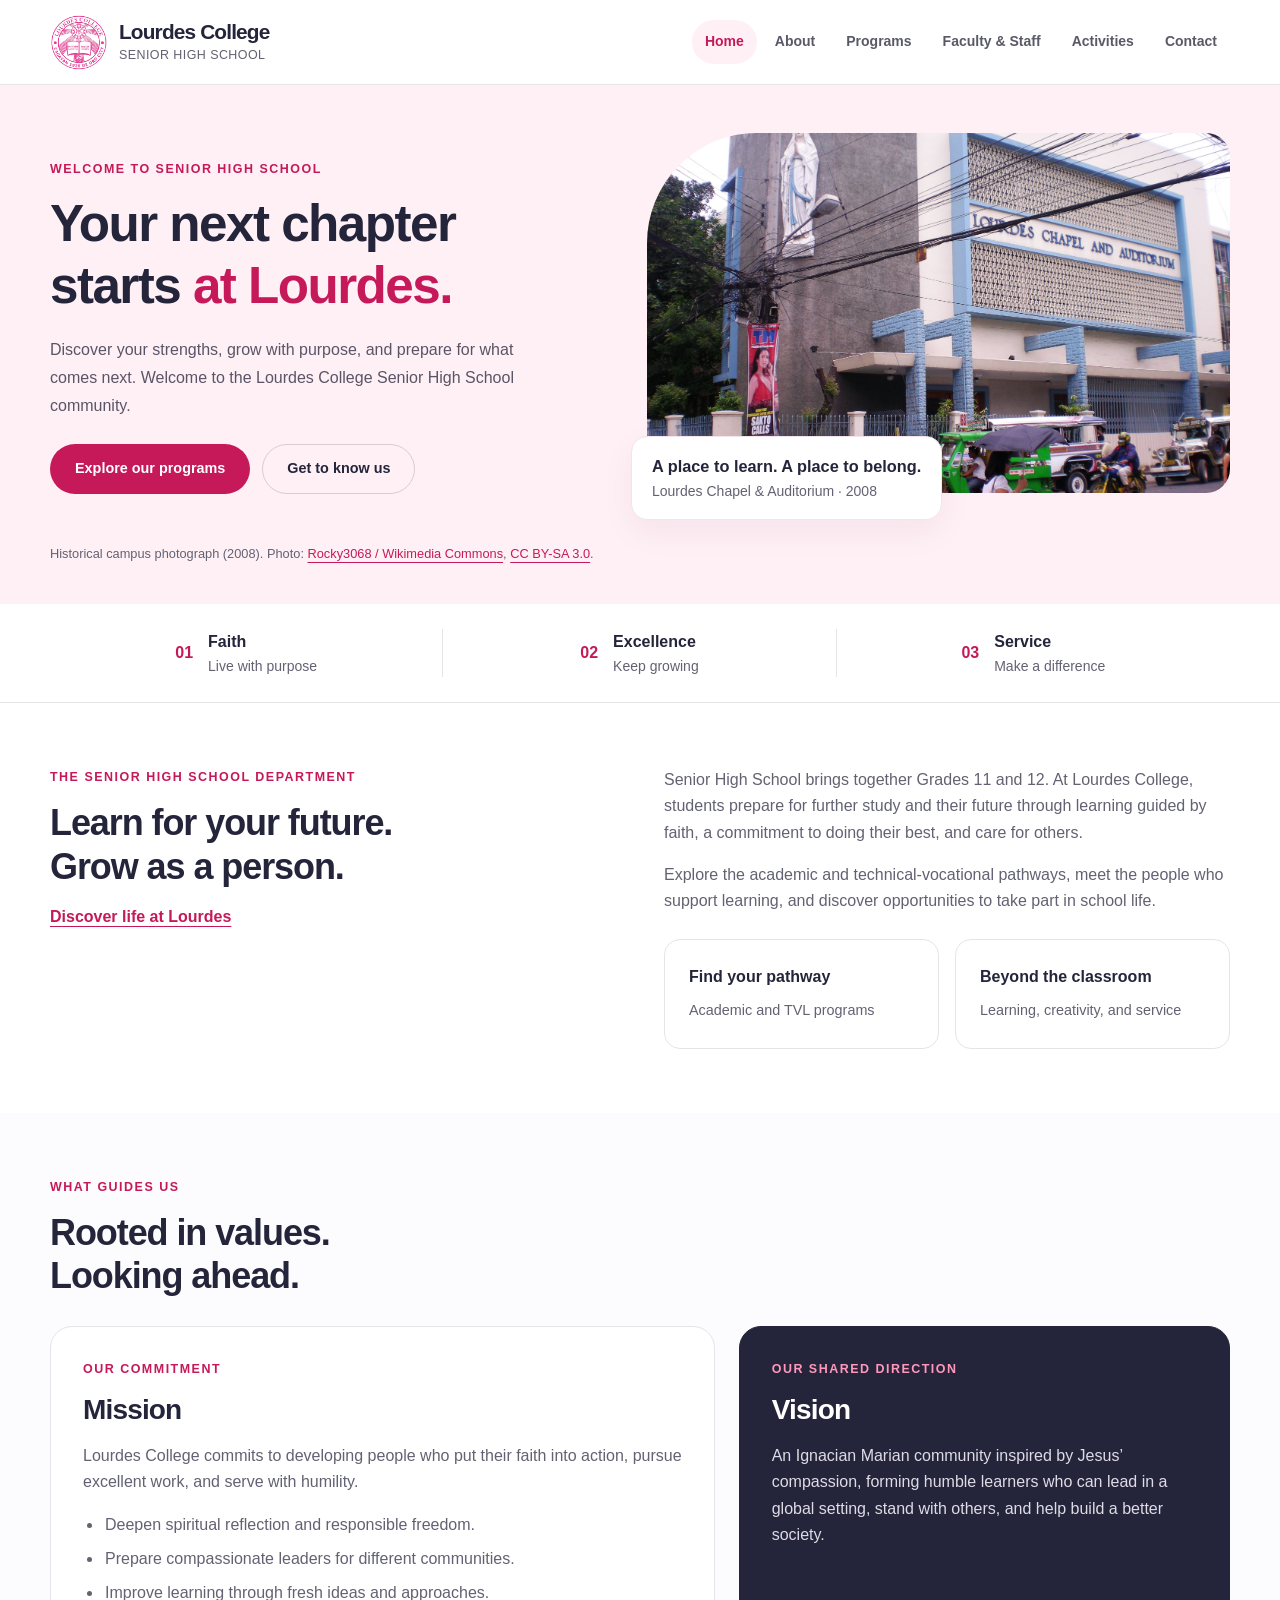
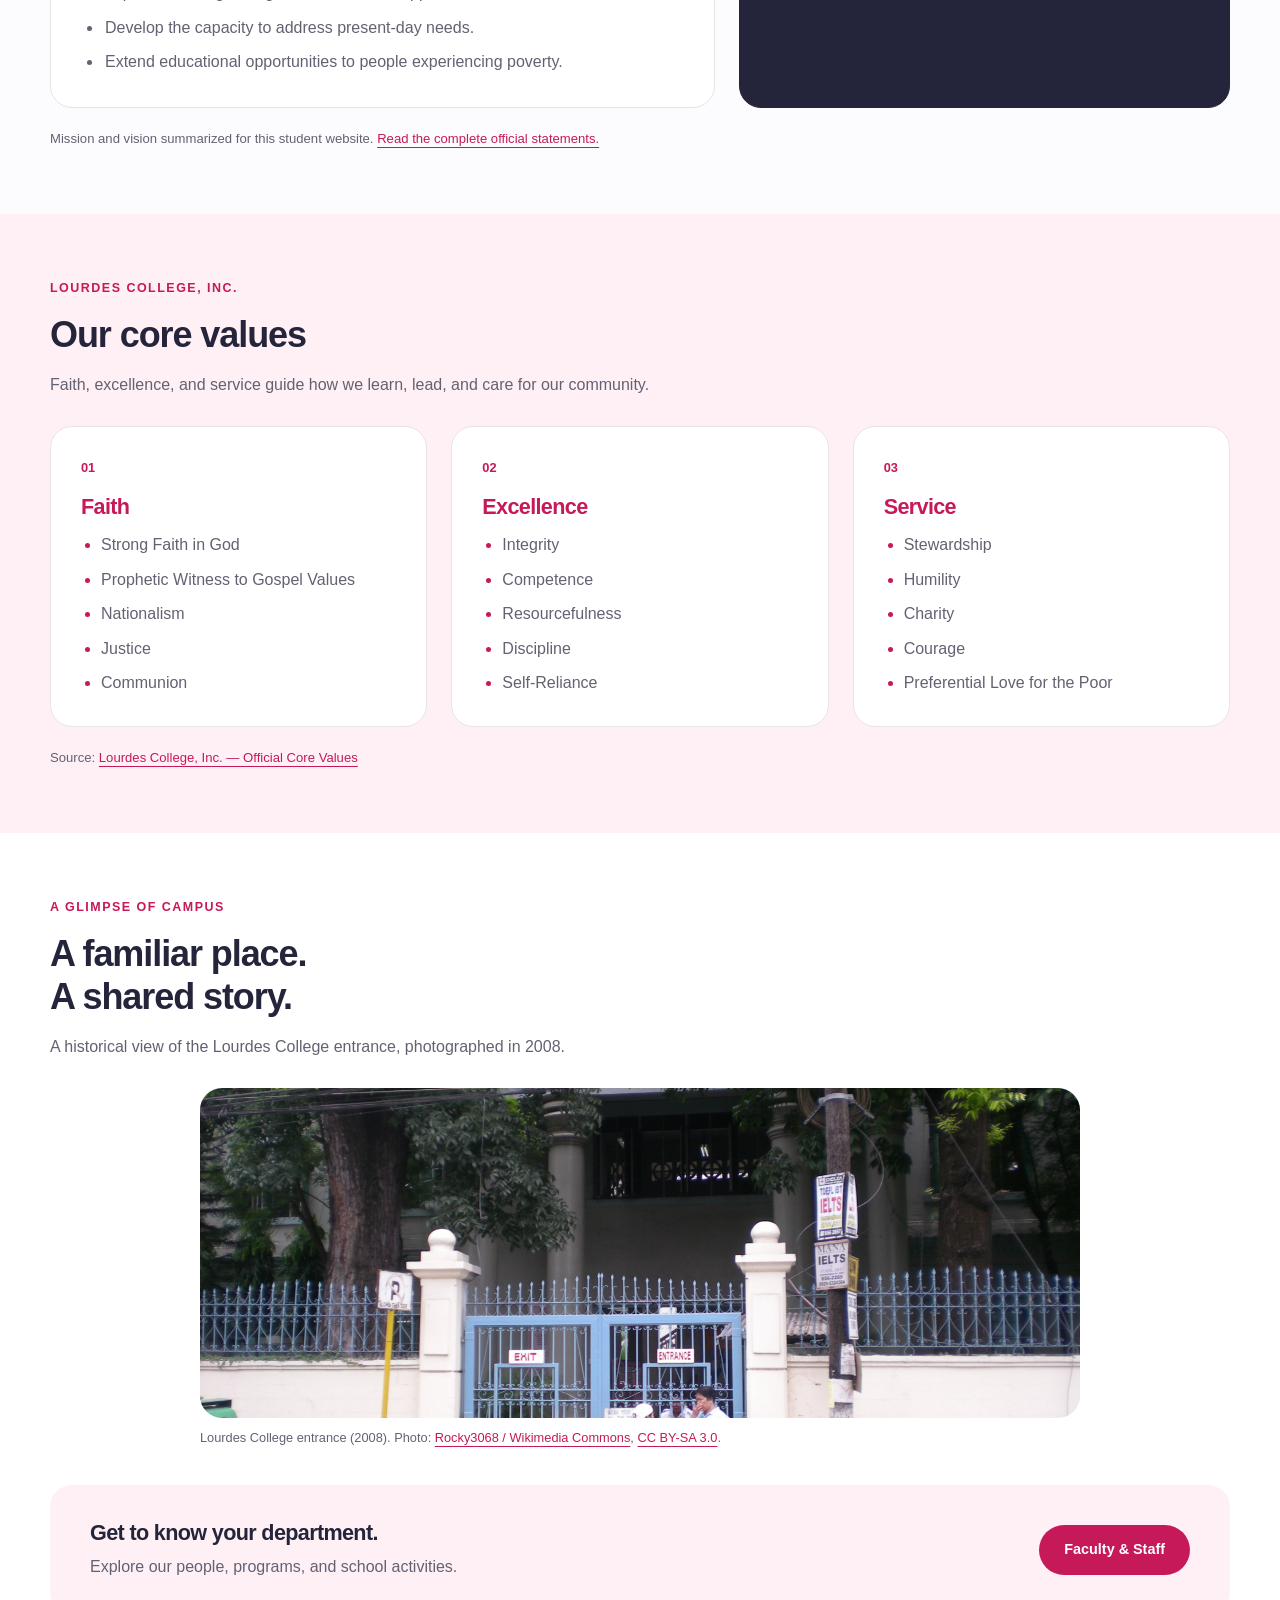
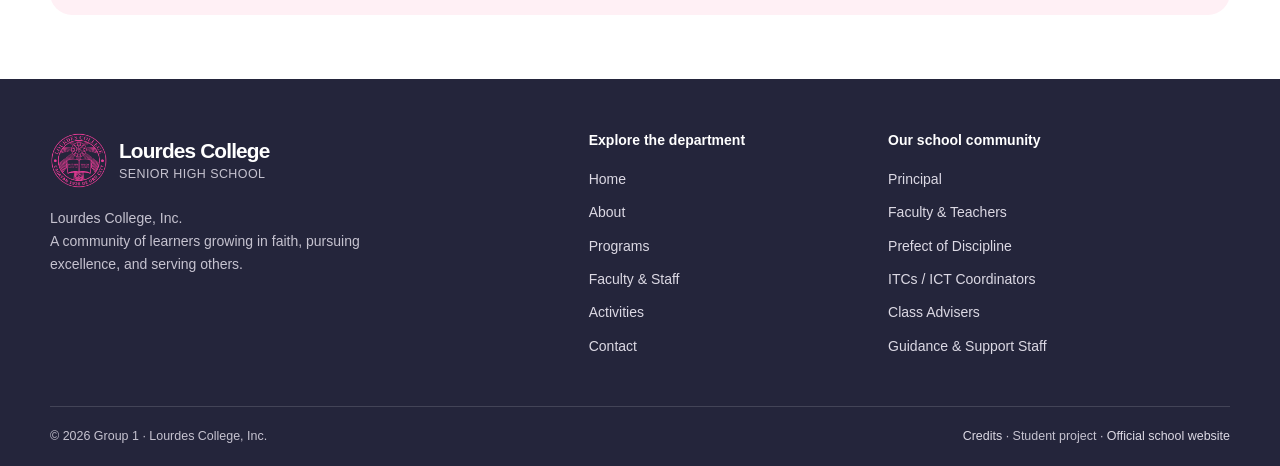
<file: index.html>
<!DOCTYPE html>
<html lang="en">
  <head>
    <meta charset="UTF-8">
    <meta name="viewport" content="width=device-width, initial-scale=1.0">
    <title>Home | Lourdes College Senior High School</title>
    <meta name="description" content="Welcome to Group 1's Lourdes College Senior High School website. Explore the department, school values, programs, and learning community.">
    <meta name="theme-color" content="#c61959">
    <link rel="icon" type="image/png" href="school-logo.png">
    <link rel="stylesheet" href="style.css">
    <script src="script.js"></script>
  </head>
  <body>
    <a class="skip-link" href="#main">Skip to content</a>
    </div>
    <header class="site-header">
      <div class="container header-inner">
        <a class="brand" href="index.html" aria-label="Lourdes College Senior High School home">
          <img src="school-logo.png" width="57" height="57" alt="Lourdes College seal">
          <span><strong>Lourdes College</strong><small>SENIOR HIGH SCHOOL</small></span>
        </a>
        <button class="menu-toggle" type="button" aria-expanded="false" aria-controls="main-navigation">Menu</button>
        <nav class="primary-nav" id="main-navigation" aria-label="Main navigation">
          <ul class="nav-list">
            <li><a href="index.html" aria-current="page">Home</a></li>
            <li><a href="about.html">About</a></li>
            <li><a href="programs.html">Programs</a></li>
            <li><a href="faculty.html">Faculty &amp; Staff</a></li>
            <li><a href="activities.html">Activities</a></li>
            <li><a href="contact.html">Contact</a></li>
          </ul>
        </nav>
      </div>
    </header>
    <main id="main">
      <section class="hero">
        <div class="container hero-grid">
          <div>
            <span class="eyebrow">Welcome to Senior High School</span>
            <h1>Your next chapter<br>starts <span>at Lourdes.</span></h1>
            <p class="lead">Discover your strengths, grow with purpose, and prepare for what comes next. Welcome to the Lourdes College Senior High School community.</p>
            <div class="actions">
              <a class="button" href="programs.html">Explore our programs</a>
              <a class="button secondary" href="about.html">Get to know us</a>
            </div>
          </div>
          <figure class="hero-figure">
            <img class="hero-photo" src="campus.jpg" width="3072" height="2304" alt="Historical photograph of Lourdes College Chapel and Auditorium in Cagayan de Oro, 2008" fetchpriority="high">
            <figcaption class="image-caption"><strong>A place to learn. A place to belong.</strong><span>Lourdes Chapel &amp; Auditorium · 2008</span></figcaption>
          </figure>
        </div>
        <p class="container photo-credit">Historical campus photograph (2008). Photo: <a href="https://commons.wikimedia.org/wiki/File:Lourdes_College_Chapel_and_Auditorium_-_panoramio.jpg" target="_blank" rel="noopener noreferrer">Rocky3068 / Wikimedia Commons</a>, <a href="https://creativecommons.org/licenses/by-sa/3.0/" target="_blank" rel="noopener noreferrer">CC BY-SA 3.0</a>.</p>
      </section>
      <div class="values-strip" aria-label="School core values">
        <div class="container">
          <div class="value-item">
            <span class="value-number">01</span>
            <div>
              <strong>Faith</strong>
              <small>Live with purpose</small>
            </div>
          </div>
          <div class="value-item">
            <span class="value-number">02</span>
            <div>
              <strong>Excellence</strong>
              <small>Keep growing</small>
            </div>
          </div>
          <div class="value-item">
            <span class="value-number">03</span>
            <div>
              <strong>Service</strong>
              <small>Make a difference</small>
            </div>
          </div>
        </div>
      </div>
      <section class="section white">
        <div class="container split">
          <div class="section-heading">
            <span class="eyebrow">The Senior High School Department</span>
            <h2>Learn for your future.<br>Grow as a person.</h2>
            <a class="inline-link" href="about.html">Discover life at Lourdes</a>
          </div>
          <div>
            <p class="intro-copy">Senior High School brings together Grades 11 and 12. At Lourdes College, students prepare for further study and their future through learning guided by faith, a commitment to doing their best, and care for others.</p>
            <p class="muted">Explore the academic and technical-vocational pathways, meet the people who support learning, and discover opportunities to take part in school life.</p>
            <div class="feature-links">
              <a class="feature-link" href="programs.html"><strong>Find your pathway</strong><span>Academic and TVL programs</span></a>
              <a class="feature-link" href="activities.html"><strong>Beyond the classroom</strong><span>Learning, creativity, and service</span></a>
            </div>
          </div>
        </div>
      </section>
      <section class="section" id="mission-vision">
        <div class="container">
          <div class="section-heading">
            <span class="eyebrow">What guides us</span>
            <h2>Rooted in values.<br>Looking ahead.</h2>
          </div>
          <div class="purpose-grid">
            <article class="purpose-card" id="mission">
              <span class="eyebrow">Our commitment</span>
              <h2>Mission</h2>
              <p>Lourdes College commits to developing people who put their faith into action, pursue excellent work, and serve with humility.</p>
              <ul>
                <li>Deepen spiritual reflection and responsible freedom.</li>
                <li>Prepare compassionate leaders for different communities.</li>
                <li>Improve learning through fresh ideas and approaches.</li>
                <li>Develop the capacity to address present-day needs.</li>
                <li>Extend educational opportunities to people experiencing poverty.</li>
              </ul>
            </article>
            <article class="purpose-card dark" id="vision">
              <span class="eyebrow">Our shared direction</span>
              <h2>Vision</h2>
              <p>An Ignacian Marian community inspired by Jesus’ compassion, forming humble learners who can lead in a global setting, stand with others, and help build a better society.</p>
            </article>
          </div>
          <p class="source-note">Mission and vision summarized for this student website. <a href="https://lccdo.edu.ph/about-the-school/" target="_blank" rel="noopener noreferrer">Read the complete official statements.</a></p>
        </div>
      </section>
      <section class="section pink" id="core-values">
        <div class="container">
          <div class="section-heading">
            <span class="eyebrow">Lourdes College, Inc.</span>
            <h2>Our core values</h2>
            <p>Faith, excellence, and service guide how we learn, lead, and care for our community.</p>
          </div>
          <div class="three-grid">
            <article class="info-card values-card">
              <span class="number">01</span>
              <h3>Faith</h3>
              <ul class="values-list">
                <li>Strong Faith in God</li>
                <li>Prophetic Witness to Gospel Values</li>
                <li>Nationalism</li>
                <li>Justice</li>
                <li>Communion</li>
              </ul>
            </article>
            <article class="info-card values-card">
              <span class="number">02</span>
              <h3>Excellence</h3>
              <ul class="values-list">
                <li>Integrity</li>
                <li>Competence</li>
                <li>Resourcefulness</li>
                <li>Discipline</li>
                <li>Self-Reliance</li>
              </ul>
            </article>
            <article class="info-card values-card">
              <span class="number">03</span>
              <h3>Service</h3>
              <ul class="values-list">
                <li>Stewardship</li>
                <li>Humility</li>
                <li>Charity</li>
                <li>Courage</li>
                <li>Preferential Love for the Poor</li>
              </ul>
            </article>
          </div>
          <p class="source-note">Source: <a href="https://lccdo.edu.ph/about-the-school/" target="_blank" rel="noopener noreferrer">Lourdes College, Inc. — Official Core Values</a></p>
        </div>
      </section>
      <section class="section white">
        <div class="container">
          <div class="section-heading">
            <span class="eyebrow">A glimpse of campus</span>
            <h2>A familiar place.<br>A shared story.</h2>
            <p>A historical view of the Lourdes College entrance, photographed in 2008.</p>
          </div>
          <figure class="campus-figure">
            <img class="wide-photo" src="featured.jpg" width="3072" height="2304" loading="lazy" alt="Historical photograph of Lourdes College entrance gate in 2008">
            <figcaption class="photo-credit">Lourdes College entrance (2008). Photo: <a href="https://commons.wikimedia.org/wiki/File:Lourdes_College_Intrance_Gate_-_panoramio.jpg" target="_blank" rel="noopener noreferrer">Rocky3068 / Wikimedia Commons</a>, <a href="https://creativecommons.org/licenses/by-sa/3.0/" target="_blank" rel="noopener noreferrer">CC BY-SA 3.0</a>.</figcaption>
          </figure>
          <div class="band">
            <div>
              <h3>Get to know your department.</h3>
              <p>Explore our people, programs, and school activities.</p>
            </div>
            <a class="button" href="faculty.html">Faculty &amp; Staff</a>
          </div>
        </div>
      </section>
    </main>
    <footer class="site-footer">
      <div class="container">
        <div class="footer-grid">
          <div class="footer-brand">
            <a class="brand" href="index.html" aria-label="Lourdes College Senior High School home">
              <img src="school-logo.png" width="57" height="57" alt="Lourdes College seal">
              <span><strong>Lourdes College</strong><small>SENIOR HIGH SCHOOL</small></span>
            </a>
            <p>Lourdes College, Inc.<br>A community of learners growing in faith, pursuing excellence, and serving others.</p>
          </div>
          <div>
            <h2>Explore the department</h2>
            <ul>
              <li><a href="index.html">Home</a></li>
              <li><a href="about.html">About</a></li>
              <li><a href="programs.html">Programs</a></li>
              <li><a href="faculty.html">Faculty &amp; Staff</a></li>
              <li><a href="activities.html">Activities</a></li>
              <li><a href="contact.html">Contact</a></li>
            </ul>
          </div>
          <div>
            <h2>Our school community</h2>
            <ul>
              <li><a href="faculty.html#principal">Principal</a></li>
              <li><a href="faculty.html#faculty">Faculty &amp; Teachers</a></li>
              <li><a href="faculty.html#prefect">Prefect of Discipline</a></li>
              <li><a href="faculty.html#itcs">ITCs / ICT Coordinators</a></li>
              <li><a href="faculty.html#advisers">Class Advisers</a></li>
              <li><a href="faculty.html#support">Guidance &amp; Support Staff</a></li>
            </ul>
          </div>
        </div>
        <div class="footer-bottom">
          <span>© <span data-year>2026</span> Group 1 · Lourdes College, Inc.</span>
          <span><a href="CREDITS.txt">Credits</a> · Student project · <a href="https://lccdo.edu.ph/" target="_blank" rel="noopener noreferrer">Official school website</a></span>
        </div>
      </div>
    </footer>
  </body>
</html>
</file>
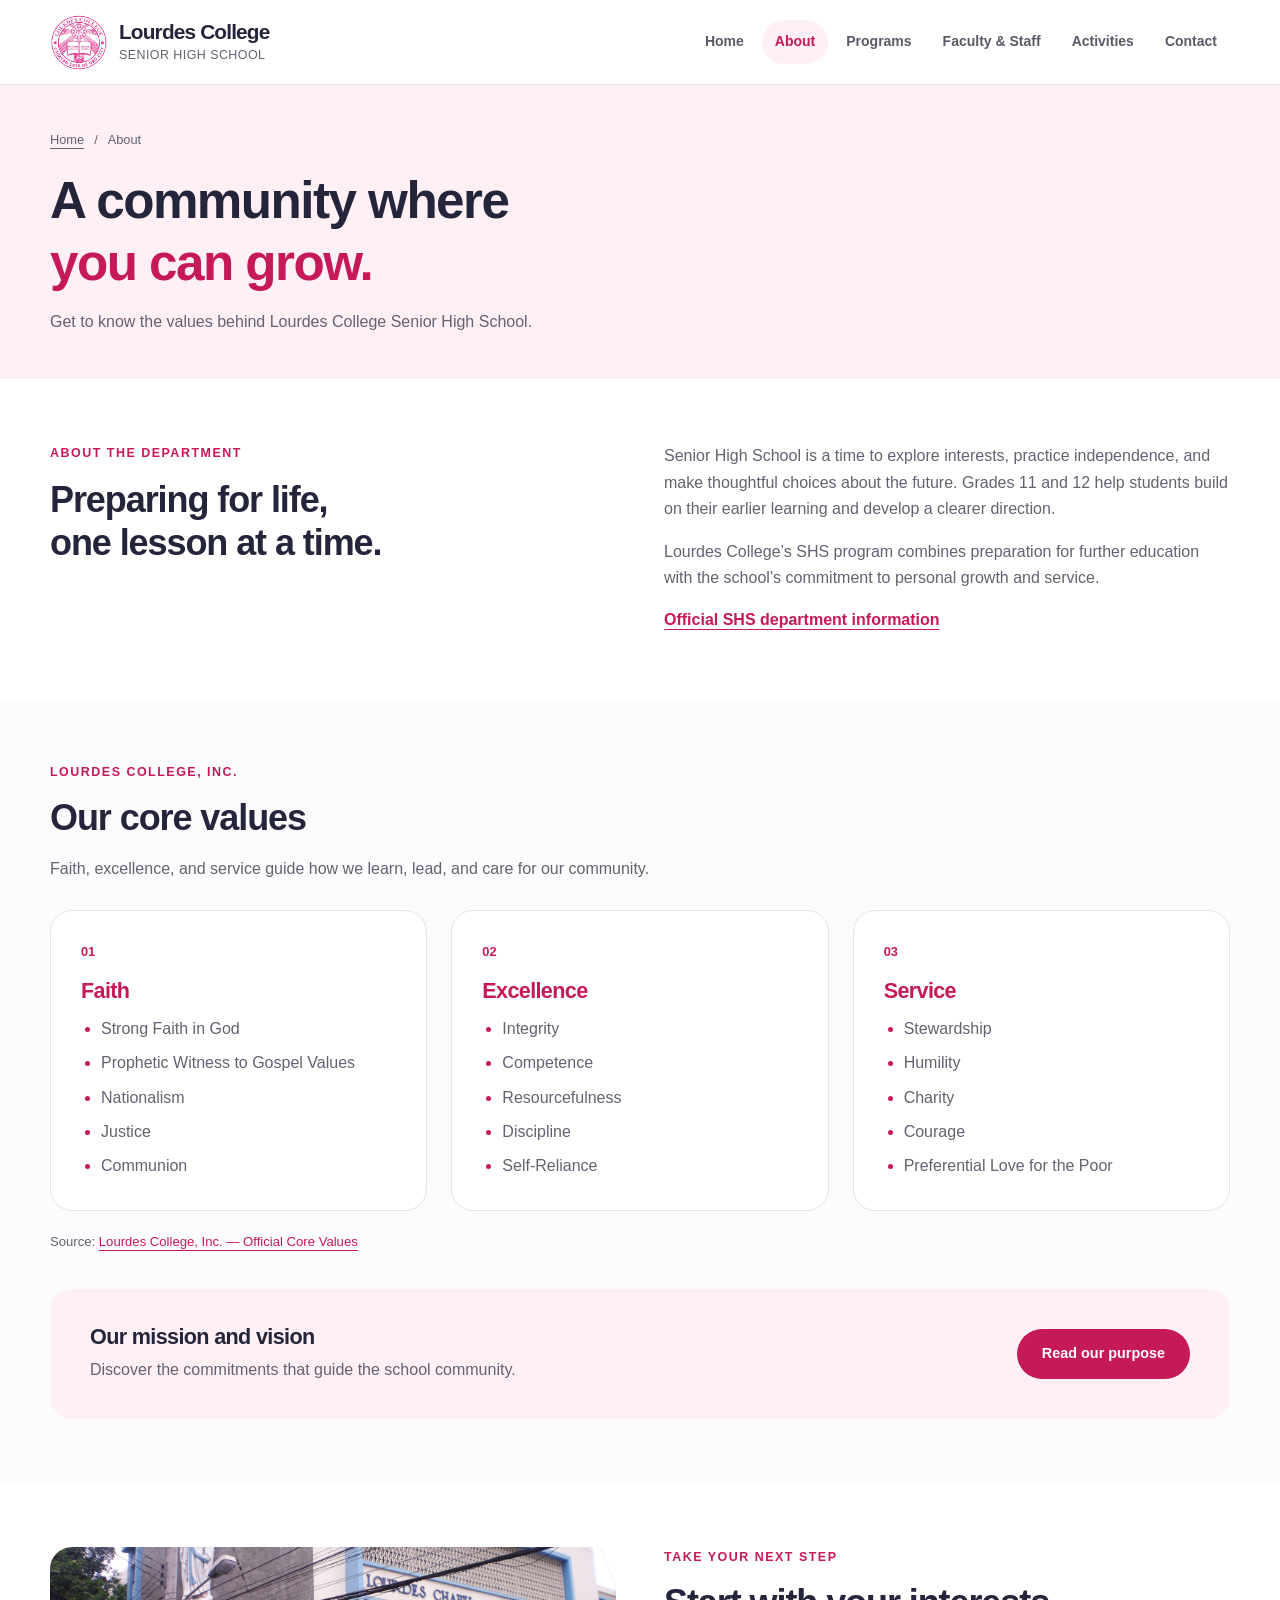
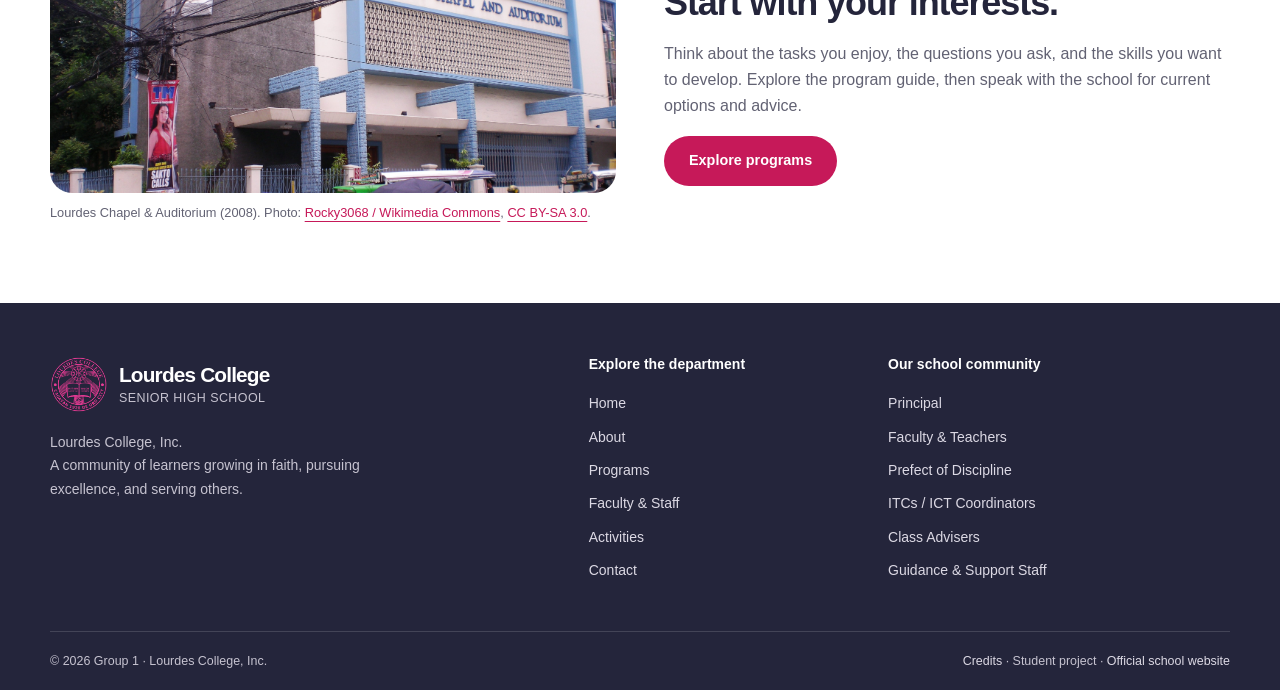
<file: about.html>
<!DOCTYPE html>
<html lang="en">
  <head>
    <meta charset="UTF-8">
    <meta name="viewport" content="width=device-width, initial-scale=1.0">
    <title>About | Lourdes College Senior High School</title>
    <meta name="description" content="Get to know the Lourdes College Senior High School Department and its values of faith, excellence, and service.">
    <meta name="theme-color" content="#c61959">
    <link rel="icon" type="image/png" href="school-logo.png">
    <link rel="stylesheet" href="style.css">
    <script src="script.js"></script>
  </head>
  <body>
    <a class="skip-link" href="#main">Skip to content</a>
    <header class="site-header">
      <div class="container header-inner">
        <a class="brand" href="index.html" aria-label="Lourdes College Senior High School home">
          <img src="school-logo.png" width="57" height="57" alt="Lourdes College seal">
          <span><strong>Lourdes College</strong><small>SENIOR HIGH SCHOOL</small></span>
        </a>
        <button class="menu-toggle" type="button" aria-expanded="false" aria-controls="main-navigation">Menu</button>
        <nav class="primary-nav" id="main-navigation" aria-label="Main navigation">
          <ul class="nav-list">
            <li><a href="index.html">Home</a></li>
            <li><a href="about.html" aria-current="page">About</a></li>
            <li><a href="programs.html">Programs</a></li>
            <li><a href="faculty.html">Faculty &amp; Staff</a></li>
            <li><a href="activities.html">Activities</a></li>
            <li><a href="contact.html">Contact</a></li>
          </ul>
        </nav>
      </div>
    </header>
    <main id="main">
      <section class="page-intro">
        <div class="container">
          <nav class="breadcrumb" aria-label="Breadcrumb">
            <a href="index.html">Home</a>
            <span aria-hidden="true">/</span>
            <span>About</span>
          </nav>
          <h1>A community where<br><span>you can grow.</span></h1>
          <p>Get to know the values behind Lourdes College Senior High School.</p>
        </div>
      </section>
      <section class="section white">
        <div class="container split">
          <div class="section-heading">
            <span class="eyebrow">About the department</span>
            <h2>Preparing for life,<br>one lesson at a time.</h2>
          </div>
          <div class="intro-copy">
            <p>Senior High School is a time to explore interests, practice independence, and make thoughtful choices about the future. Grades 11 and 12 help students build on their earlier learning and develop a clearer direction.</p>
            <p>Lourdes College’s SHS program combines preparation for further education with the school’s commitment to personal growth and service.</p>
            <a class="inline-link" href="https://lccdo.edu.ph/senior-high-school/" target="_blank" rel="noopener noreferrer">Official SHS department information</a>
          </div>
        </div>
      </section>
      <section class="section" id="core-values">
        <div class="container">
          <div class="section-heading">
            <span class="eyebrow">Lourdes College, Inc.</span>
            <h2>Our core values</h2>
            <p>Faith, excellence, and service guide how we learn, lead, and care for our community.</p>
          </div>
          <div class="three-grid">
            <article class="info-card values-card">
              <span class="number">01</span>
              <h3>Faith</h3>
              <ul class="values-list">
                <li>Strong Faith in God</li>
                <li>Prophetic Witness to Gospel Values</li>
                <li>Nationalism</li>
                <li>Justice</li>
                <li>Communion</li>
              </ul>
            </article>
            <article class="info-card values-card">
              <span class="number">02</span>
              <h3>Excellence</h3>
              <ul class="values-list">
                <li>Integrity</li>
                <li>Competence</li>
                <li>Resourcefulness</li>
                <li>Discipline</li>
                <li>Self-Reliance</li>
              </ul>
            </article>
            <article class="info-card values-card">
              <span class="number">03</span>
              <h3>Service</h3>
              <ul class="values-list">
                <li>Stewardship</li>
                <li>Humility</li>
                <li>Charity</li>
                <li>Courage</li>
                <li>Preferential Love for the Poor</li>
              </ul>
            </article>
          </div>
          <p class="source-note">Source: <a href="https://lccdo.edu.ph/about-the-school/" target="_blank" rel="noopener noreferrer">Lourdes College, Inc. — Official Core Values</a></p>
          <div class="band">
            <div>
              <h3>Our mission and vision</h3>
              <p>Discover the commitments that guide the school community.</p>
            </div>
            <a class="button" href="index.html#mission-vision">Read our purpose</a>
          </div>
        </div>
      </section>
      <section class="section white">
        <div class="container split">
          <figure>
            <img class="wide-photo" src="campus.jpg" width="3072" height="2304" loading="lazy" alt="Lourdes College Chapel and Auditorium in 2008">
            <figcaption class="photo-credit">Lourdes Chapel &amp; Auditorium (2008). Photo: <a href="https://commons.wikimedia.org/wiki/File:Lourdes_College_Chapel_and_Auditorium_-_panoramio.jpg" target="_blank" rel="noopener noreferrer">Rocky3068 / Wikimedia Commons</a>, <a href="https://creativecommons.org/licenses/by-sa/3.0/" target="_blank" rel="noopener noreferrer">CC BY-SA 3.0</a>.</figcaption>
          </figure>
          <div>
            <span class="eyebrow">Take your next step</span>
            <h2>Start with your interests.</h2>
            <p class="muted">Think about the tasks you enjoy, the questions you ask, and the skills you want to develop. Explore the program guide, then speak with the school for current options and advice.</p>
            <a class="button" href="programs.html">Explore programs</a>
          </div>
        </div>
      </section>
    </main>
    <footer class="site-footer">
      <div class="container">
        <div class="footer-grid">
          <div class="footer-brand">
            <a class="brand" href="index.html" aria-label="Lourdes College Senior High School home">
              <img src="school-logo.png" width="57" height="57" alt="Lourdes College seal">
              <span><strong>Lourdes College</strong><small>SENIOR HIGH SCHOOL</small></span>
            </a>
            <p>Lourdes College, Inc.<br>A community of learners growing in faith, pursuing excellence, and serving others.</p>
          </div>
          <div>
            <h2>Explore the department</h2>
            <ul>
              <li><a href="index.html">Home</a></li>
              <li><a href="about.html">About</a></li>
              <li><a href="programs.html">Programs</a></li>
              <li><a href="faculty.html">Faculty &amp; Staff</a></li>
              <li><a href="activities.html">Activities</a></li>
              <li><a href="contact.html">Contact</a></li>
            </ul>
          </div>
          <div>
            <h2>Our school community</h2>
            <ul>
              <li><a href="faculty.html#principal">Principal</a></li>
              <li><a href="faculty.html#faculty">Faculty &amp; Teachers</a></li>
              <li><a href="faculty.html#prefect">Prefect of Discipline</a></li>
              <li><a href="faculty.html#itcs">ITCs / ICT Coordinators</a></li>
              <li><a href="faculty.html#advisers">Class Advisers</a></li>
              <li><a href="faculty.html#support">Guidance &amp; Support Staff</a></li>
            </ul>
          </div>
        </div>
        <div class="footer-bottom">
          <span>© <span data-year>2026</span> Group 1 · Lourdes College, Inc.</span>
          <span><a href="CREDITS.txt">Credits</a> · Student project · <a href="https://lccdo.edu.ph/" target="_blank" rel="noopener noreferrer">Official school website</a></span>
        </div>
      </div>
    </footer>
  </body>
</html>
</file>
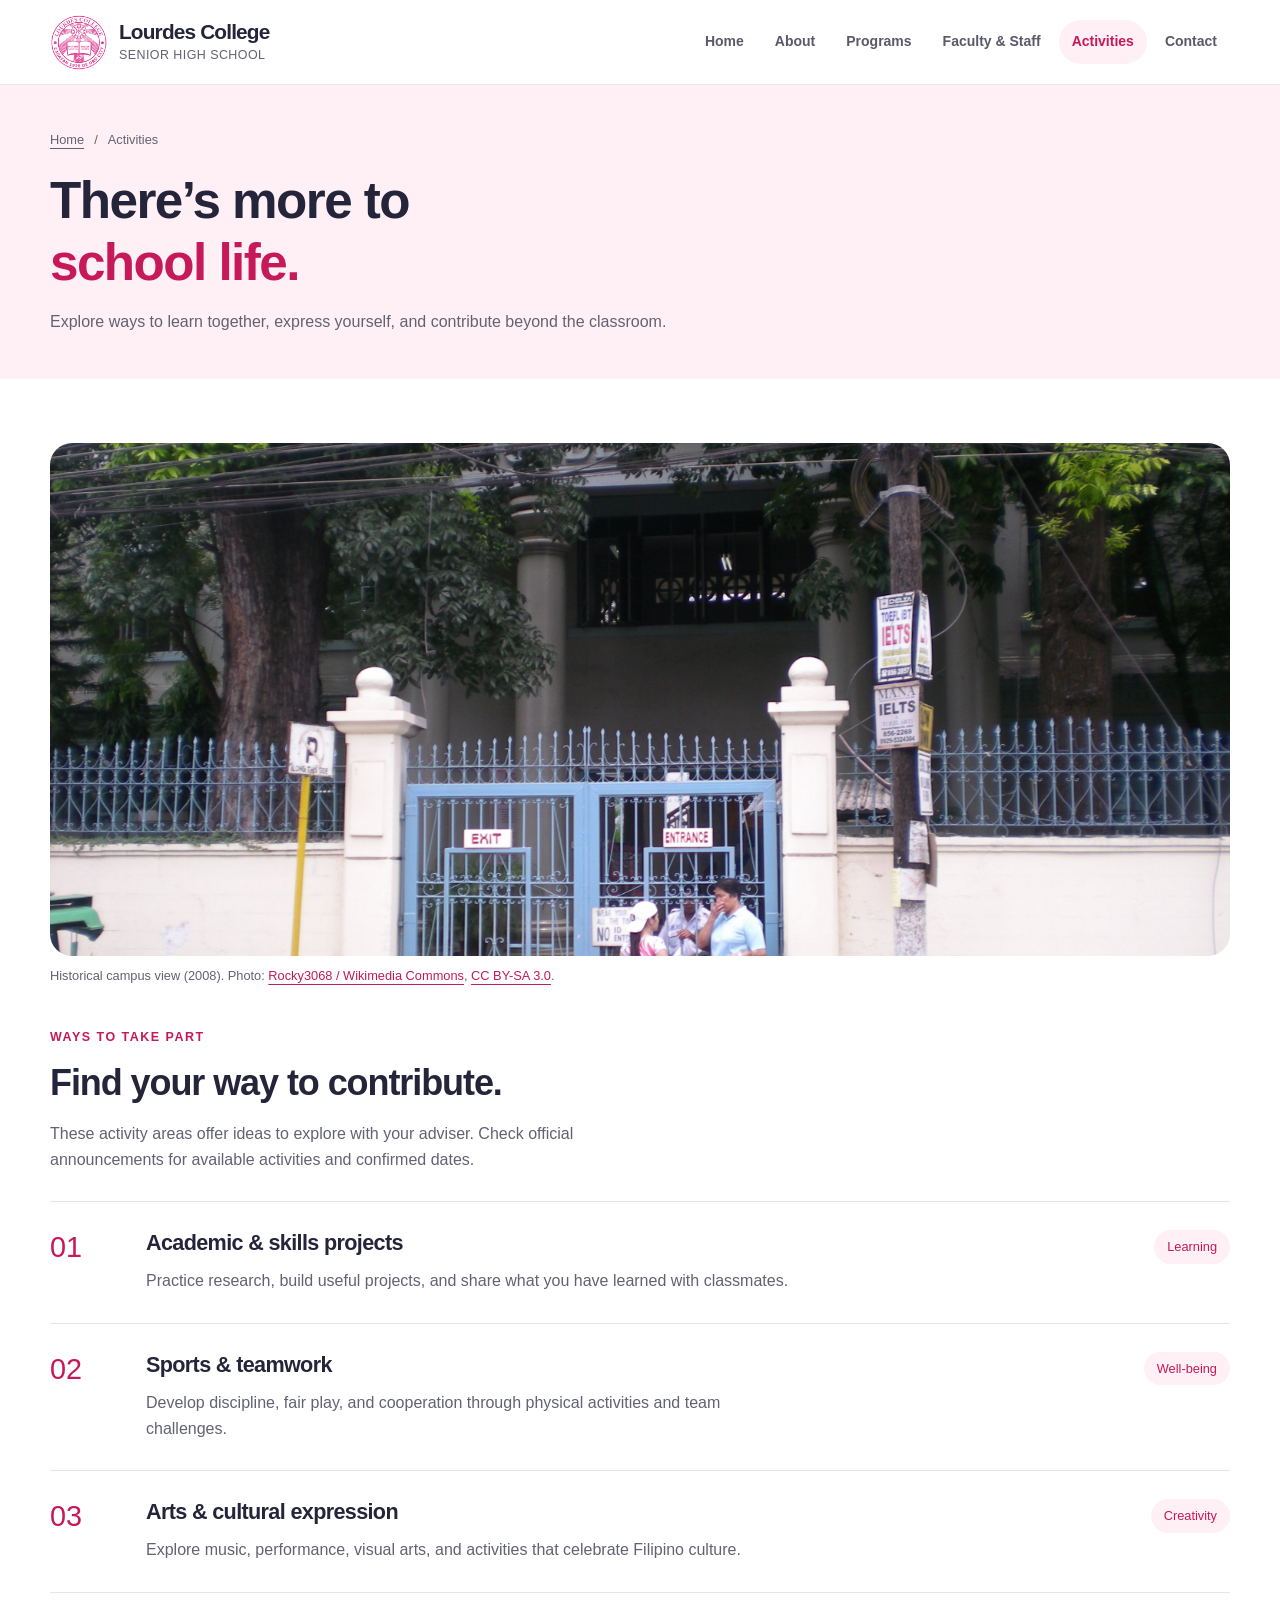
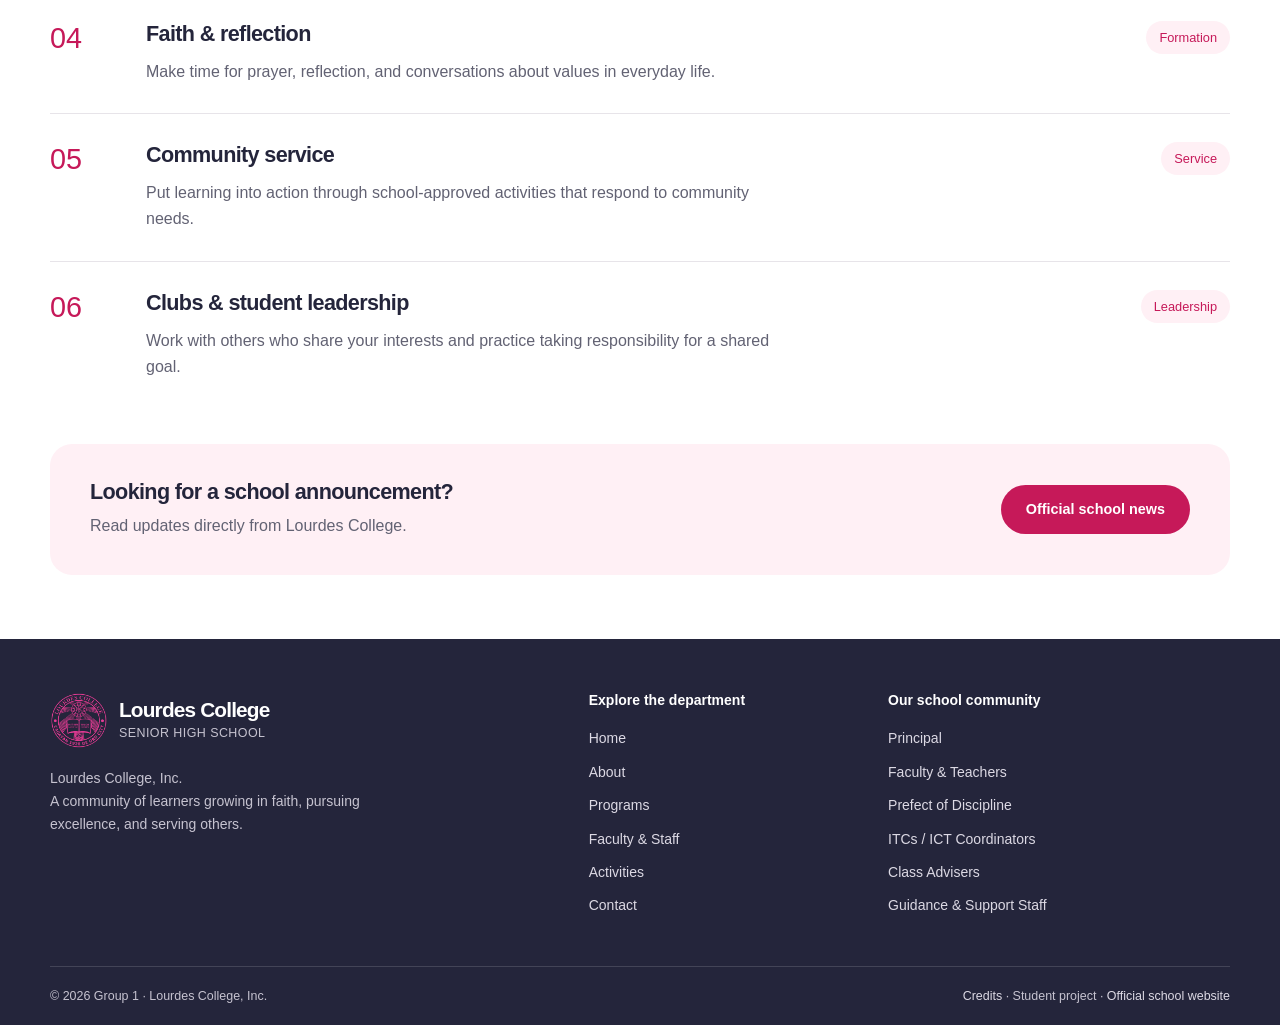
<file: activities.html>
<!DOCTYPE html>
<html lang="en">
  <head>
    <meta charset="UTF-8">
    <meta name="viewport" content="width=device-width, initial-scale=1.0">
    <title>Activities | Lourdes College Senior High School</title>
    <meta name="description" content="Discover areas of student participation including learning projects, sports, arts, faith formation, service, and leadership.">
    <meta name="theme-color" content="#c61959">
    <link rel="icon" type="image/png" href="school-logo.png">
    <link rel="stylesheet" href="style.css">
    <script src="script.js"></script>
  </head>
  <body>
    <a class="skip-link" href="#main">Skip to content</a>
    <header class="site-header">
      <div class="container header-inner">
        <a class="brand" href="index.html" aria-label="Lourdes College Senior High School home">
          <img src="school-logo.png" width="57" height="57" alt="Lourdes College seal">
          <span><strong>Lourdes College</strong><small>SENIOR HIGH SCHOOL</small></span>
        </a>
        <button class="menu-toggle" type="button" aria-expanded="false" aria-controls="main-navigation">Menu</button>
        <nav class="primary-nav" id="main-navigation" aria-label="Main navigation">
          <ul class="nav-list">
            <li><a href="index.html">Home</a></li>
            <li><a href="about.html">About</a></li>
            <li><a href="programs.html">Programs</a></li>
            <li><a href="faculty.html">Faculty &amp; Staff</a></li>
            <li><a href="activities.html" aria-current="page">Activities</a></li>
            <li><a href="contact.html">Contact</a></li>
          </ul>
        </nav>
      </div>
    </header>
    <main id="main">
      <section class="page-intro">
        <div class="container">
          <nav class="breadcrumb" aria-label="Breadcrumb">
            <a href="index.html">Home</a>
            <span aria-hidden="true">/</span>
            <span>Activities</span>
          </nav>
          <h1>There’s more to<br><span>school life.</span></h1>
          <p>Explore ways to learn together, express yourself, and contribute beyond the classroom.</p>
        </div>
      </section>
      <section class="section white">
        <div class="container">
          <figure>
            <img class="wide-photo" src="featured.jpg" width="3072" height="2304" loading="lazy" alt="Lourdes College entrance gate in 2008">
            <figcaption class="photo-credit">Historical campus view (2008). Photo: <a href="https://commons.wikimedia.org/wiki/File:Lourdes_College_Intrance_Gate_-_panoramio.jpg" target="_blank" rel="noopener noreferrer">Rocky3068 / Wikimedia Commons</a>, <a href="https://creativecommons.org/licenses/by-sa/3.0/" target="_blank" rel="noopener noreferrer">CC BY-SA 3.0</a>.</figcaption>
          </figure>
          <div class="section-heading activities-heading">
            <span class="eyebrow">Ways to take part</span>
            <h2>Find your way to contribute.</h2>
            <p>These activity areas offer ideas to explore with your adviser. Check official announcements for available activities and confirmed dates.</p>
          </div>
          <article class="activity">
            <span class="number">01</span>
            <div>
              <h3>Academic &amp; skills projects</h3>
              <p>Practice research, build useful projects, and share what you have learned with classmates.</p>
            </div>
            <span class="label">Learning</span>
          </article>
          <article class="activity">
            <span class="number">02</span>
            <div>
              <h3>Sports &amp; teamwork</h3>
              <p>Develop discipline, fair play, and cooperation through physical activities and team challenges.</p>
            </div>
            <span class="label">Well-being</span>
          </article>
          <article class="activity">
            <span class="number">03</span>
            <div>
              <h3>Arts &amp; cultural expression</h3>
              <p>Explore music, performance, visual arts, and activities that celebrate Filipino culture.</p>
            </div>
            <span class="label">Creativity</span>
          </article>
          <article class="activity">
            <span class="number">04</span>
            <div>
              <h3>Faith &amp; reflection</h3>
              <p>Make time for prayer, reflection, and conversations about values in everyday life.</p>
            </div>
            <span class="label">Formation</span>
          </article>
          <article class="activity">
            <span class="number">05</span>
            <div>
              <h3>Community service</h3>
              <p>Put learning into action through school-approved activities that respond to community needs.</p>
            </div>
            <span class="label">Service</span>
          </article>
          <article class="activity">
            <span class="number">06</span>
            <div>
              <h3>Clubs &amp; student leadership</h3>
              <p>Work with others who share your interests and practice taking responsibility for a shared goal.</p>
            </div>
            <span class="label">Leadership</span>
          </article>
          <div class="band">
            <div>
              <h3>Looking for a school announcement?</h3>
              <p>Read updates directly from Lourdes College.</p>
            </div>
            <a class="button" href="https://lccdo.edu.ph/news/" target="_blank" rel="noopener noreferrer">Official school news</a>
          </div>
        </div>
      </section>
    </main>
    <footer class="site-footer">
      <div class="container">
        <div class="footer-grid">
          <div class="footer-brand">
            <a class="brand" href="index.html" aria-label="Lourdes College Senior High School home">
              <img src="school-logo.png" width="57" height="57" alt="Lourdes College seal">
              <span><strong>Lourdes College</strong><small>SENIOR HIGH SCHOOL</small></span>
            </a>
            <p>Lourdes College, Inc.<br>A community of learners growing in faith, pursuing excellence, and serving others.</p>
          </div>
          <div>
            <h2>Explore the department</h2>
            <ul>
              <li><a href="index.html">Home</a></li>
              <li><a href="about.html">About</a></li>
              <li><a href="programs.html">Programs</a></li>
              <li><a href="faculty.html">Faculty &amp; Staff</a></li>
              <li><a href="activities.html">Activities</a></li>
              <li><a href="contact.html">Contact</a></li>
            </ul>
          </div>
          <div>
            <h2>Our school community</h2>
            <ul>
              <li><a href="faculty.html#principal">Principal</a></li>
              <li><a href="faculty.html#faculty">Faculty &amp; Teachers</a></li>
              <li><a href="faculty.html#prefect">Prefect of Discipline</a></li>
              <li><a href="faculty.html#itcs">ITCs / ICT Coordinators</a></li>
              <li><a href="faculty.html#advisers">Class Advisers</a></li>
              <li><a href="faculty.html#support">Guidance &amp; Support Staff</a></li>
            </ul>
          </div>
        </div>
        <div class="footer-bottom">
          <span>© <span data-year>2026</span> Group 1 · Lourdes College, Inc.</span>
          <span><a href="CREDITS.txt">Credits</a> · Student project · <a href="https://lccdo.edu.ph/" target="_blank" rel="noopener noreferrer">Official school website</a></span>
        </div>
      </div>
    </footer>
  </body>
</html>
</file>
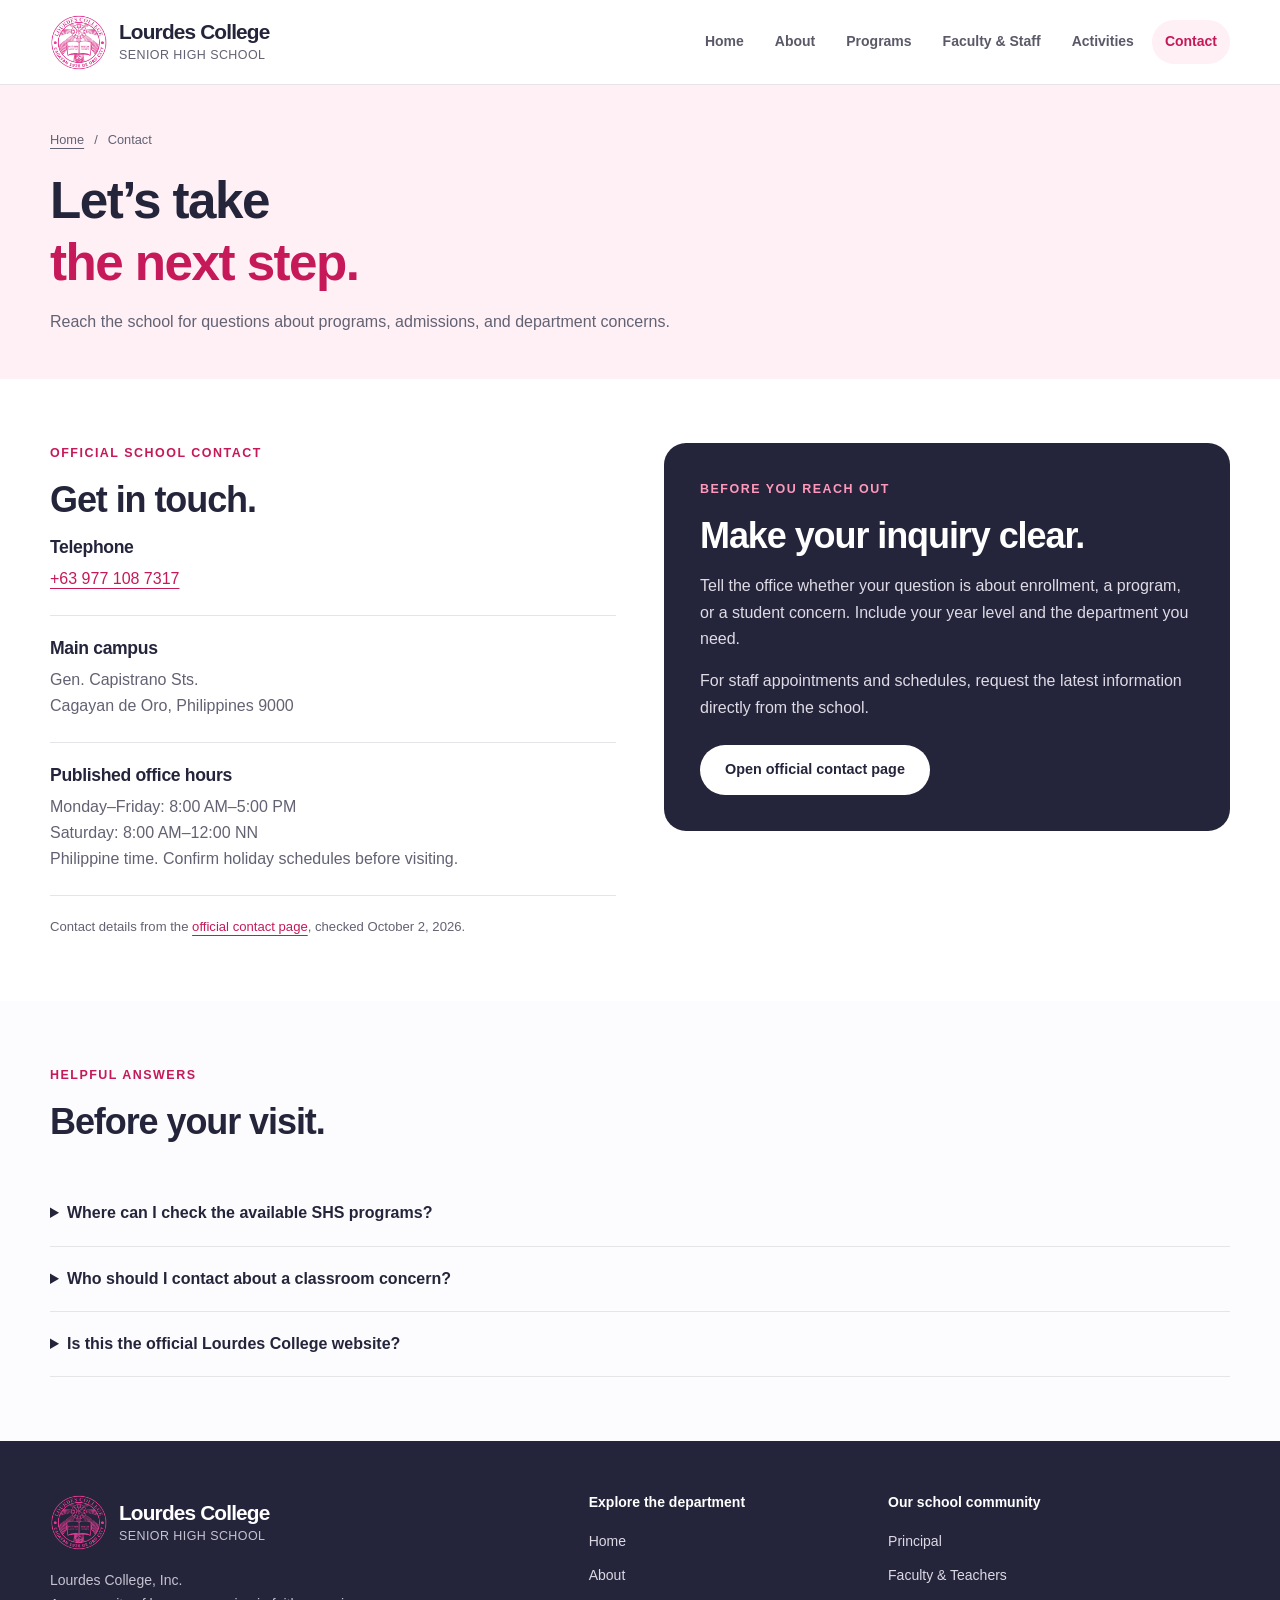
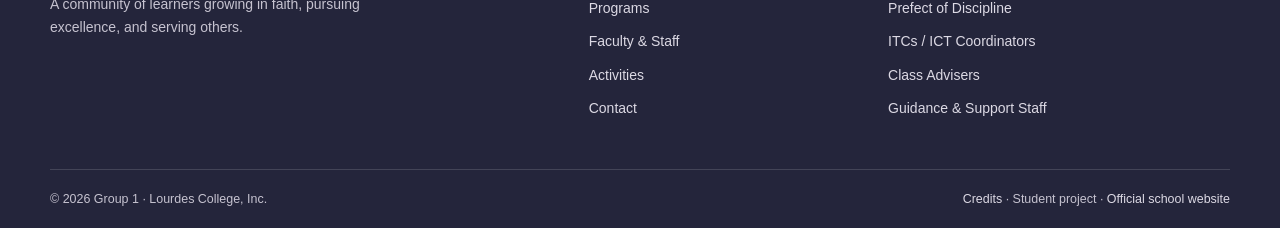
<file: contact.html>
<!DOCTYPE html>
<html lang="en">
  <head>
    <meta charset="UTF-8">
    <meta name="viewport" content="width=device-width, initial-scale=1.0">
    <title>Contact | Lourdes College Senior High School</title>
    <meta name="description" content="Find official Lourdes College contact details and information for Senior High School inquiries.">
    <meta name="theme-color" content="#c61959">
    <link rel="icon" type="image/png" href="school-logo.png">
    <link rel="stylesheet" href="style.css">
    <script src="script.js"></script>
  </head>
  <body>
    <a class="skip-link" href="#main">Skip to content</a>
    <header class="site-header">
      <div class="container header-inner">
        <a class="brand" href="index.html" aria-label="Lourdes College Senior High School home">
          <img src="school-logo.png" width="57" height="57" alt="Lourdes College seal">
          <span><strong>Lourdes College</strong><small>SENIOR HIGH SCHOOL</small></span>
        </a>
        <button class="menu-toggle" type="button" aria-expanded="false" aria-controls="main-navigation">Menu</button>
        <nav class="primary-nav" id="main-navigation" aria-label="Main navigation">
          <ul class="nav-list">
            <li><a href="index.html">Home</a></li>
            <li><a href="about.html">About</a></li>
            <li><a href="programs.html">Programs</a></li>
            <li><a href="faculty.html">Faculty &amp; Staff</a></li>
            <li><a href="activities.html">Activities</a></li>
            <li><a href="contact.html" aria-current="page">Contact</a></li>
          </ul>
        </nav>
      </div>
    </header>
    <main id="main">
      <section class="page-intro">
        <div class="container">
          <nav class="breadcrumb" aria-label="Breadcrumb">
            <a href="index.html">Home</a>
            <span aria-hidden="true">/</span>
            <span>Contact</span>
          </nav>
          <h1>Let’s take<br><span>the next step.</span></h1>
          <p>Reach the school for questions about programs, admissions, and department concerns.</p>
        </div>
      </section>
      <section class="section white">
        <div class="container split">
          <div>
            <span class="eyebrow">Official school contact</span>
            <h2>Get in touch.</h2>
            <div class="contact-details">
              <div class="contact-item">
                <h3>Telephone</h3>
                <p><a href="tel:+639771087317">+63 977 108 7317</a></p>
              </div>
              <div class="contact-item">
                <h3>Main campus</h3>
                <p>Gen. Capistrano Sts.<br>Cagayan de Oro, Philippines 9000</p>
              </div>
              <div class="contact-item">
                <h3>Published office hours</h3>
                <p>Monday–Friday: 8:00 AM–5:00 PM<br>Saturday: 8:00 AM–12:00 NN<br>Philippine time. Confirm holiday schedules before visiting.</p>
              </div>
            </div>
            <p class="source-note">Contact details from the <a href="https://lccdo.edu.ph/contact-us/" target="_blank" rel="noopener noreferrer">official contact page</a>, checked October 2, 2026.</p>
          </div>
          <aside class="contact-panel">
            <span class="eyebrow">Before you reach out</span>
            <h2>Make your inquiry clear.</h2>
            <p>Tell the office whether your question is about enrollment, a program, or a student concern. Include your year level and the department you need.</p>
            <p>For staff appointments and schedules, request the latest information directly from the school.</p>
            <div class="actions">
              <a class="button" href="https://lccdo.edu.ph/contact-us/" target="_blank" rel="noopener noreferrer">Open official contact page</a>
            </div>
          </aside>
        </div>
      </section>
      <section class="section">
        <div class="container">
          <div class="section-heading">
            <span class="eyebrow">Helpful answers</span>
            <h2>Before your visit.</h2>
          </div>
          <div class="faq">
            <details>
              <summary>Where can I check the available SHS programs?</summary>
              <p>Start with our <a href="programs.html">Programs page</a> and confirm current year-level offerings through the school’s official SHS page or contact desk.</p>
            </details>
            <details>
              <summary>Who should I contact about a classroom concern?</summary>
              <p>Begin with your subject teacher or class adviser. If you need help identifying the right office, contact the school.</p>
            </details>
            <details>
              <summary>Is this the official Lourdes College website?</summary>
              <p>This is Group 1’s student website development project. Official school information, announcements, and transactions are available at <a href="https://lccdo.edu.ph/" target="_blank" rel="noopener noreferrer">lccdo.edu.ph</a>.</p>
            </details>
          </div>
        </div>
      </section>
    </main>
    <footer class="site-footer">
      <div class="container">
        <div class="footer-grid">
          <div class="footer-brand">
            <a class="brand" href="index.html" aria-label="Lourdes College Senior High School home">
              <img src="school-logo.png" width="57" height="57" alt="Lourdes College seal">
              <span><strong>Lourdes College</strong><small>SENIOR HIGH SCHOOL</small></span>
            </a>
            <p>Lourdes College, Inc.<br>A community of learners growing in faith, pursuing excellence, and serving others.</p>
          </div>
          <div>
            <h2>Explore the department</h2>
            <ul>
              <li><a href="index.html">Home</a></li>
              <li><a href="about.html">About</a></li>
              <li><a href="programs.html">Programs</a></li>
              <li><a href="faculty.html">Faculty &amp; Staff</a></li>
              <li><a href="activities.html">Activities</a></li>
              <li><a href="contact.html">Contact</a></li>
            </ul>
          </div>
          <div>
            <h2>Our school community</h2>
            <ul>
              <li><a href="faculty.html#principal">Principal</a></li>
              <li><a href="faculty.html#faculty">Faculty &amp; Teachers</a></li>
              <li><a href="faculty.html#prefect">Prefect of Discipline</a></li>
              <li><a href="faculty.html#itcs">ITCs / ICT Coordinators</a></li>
              <li><a href="faculty.html#advisers">Class Advisers</a></li>
              <li><a href="faculty.html#support">Guidance &amp; Support Staff</a></li>
            </ul>
          </div>
        </div>
        <div class="footer-bottom">
          <span>© <span data-year>2026</span> Group 1 · Lourdes College, Inc.</span>
          <span><a href="CREDITS.txt">Credits</a> · Student project · <a href="https://lccdo.edu.ph/" target="_blank" rel="noopener noreferrer">Official school website</a></span>
        </div>
      </div>
    </footer>
  </body>
</html>
</file>
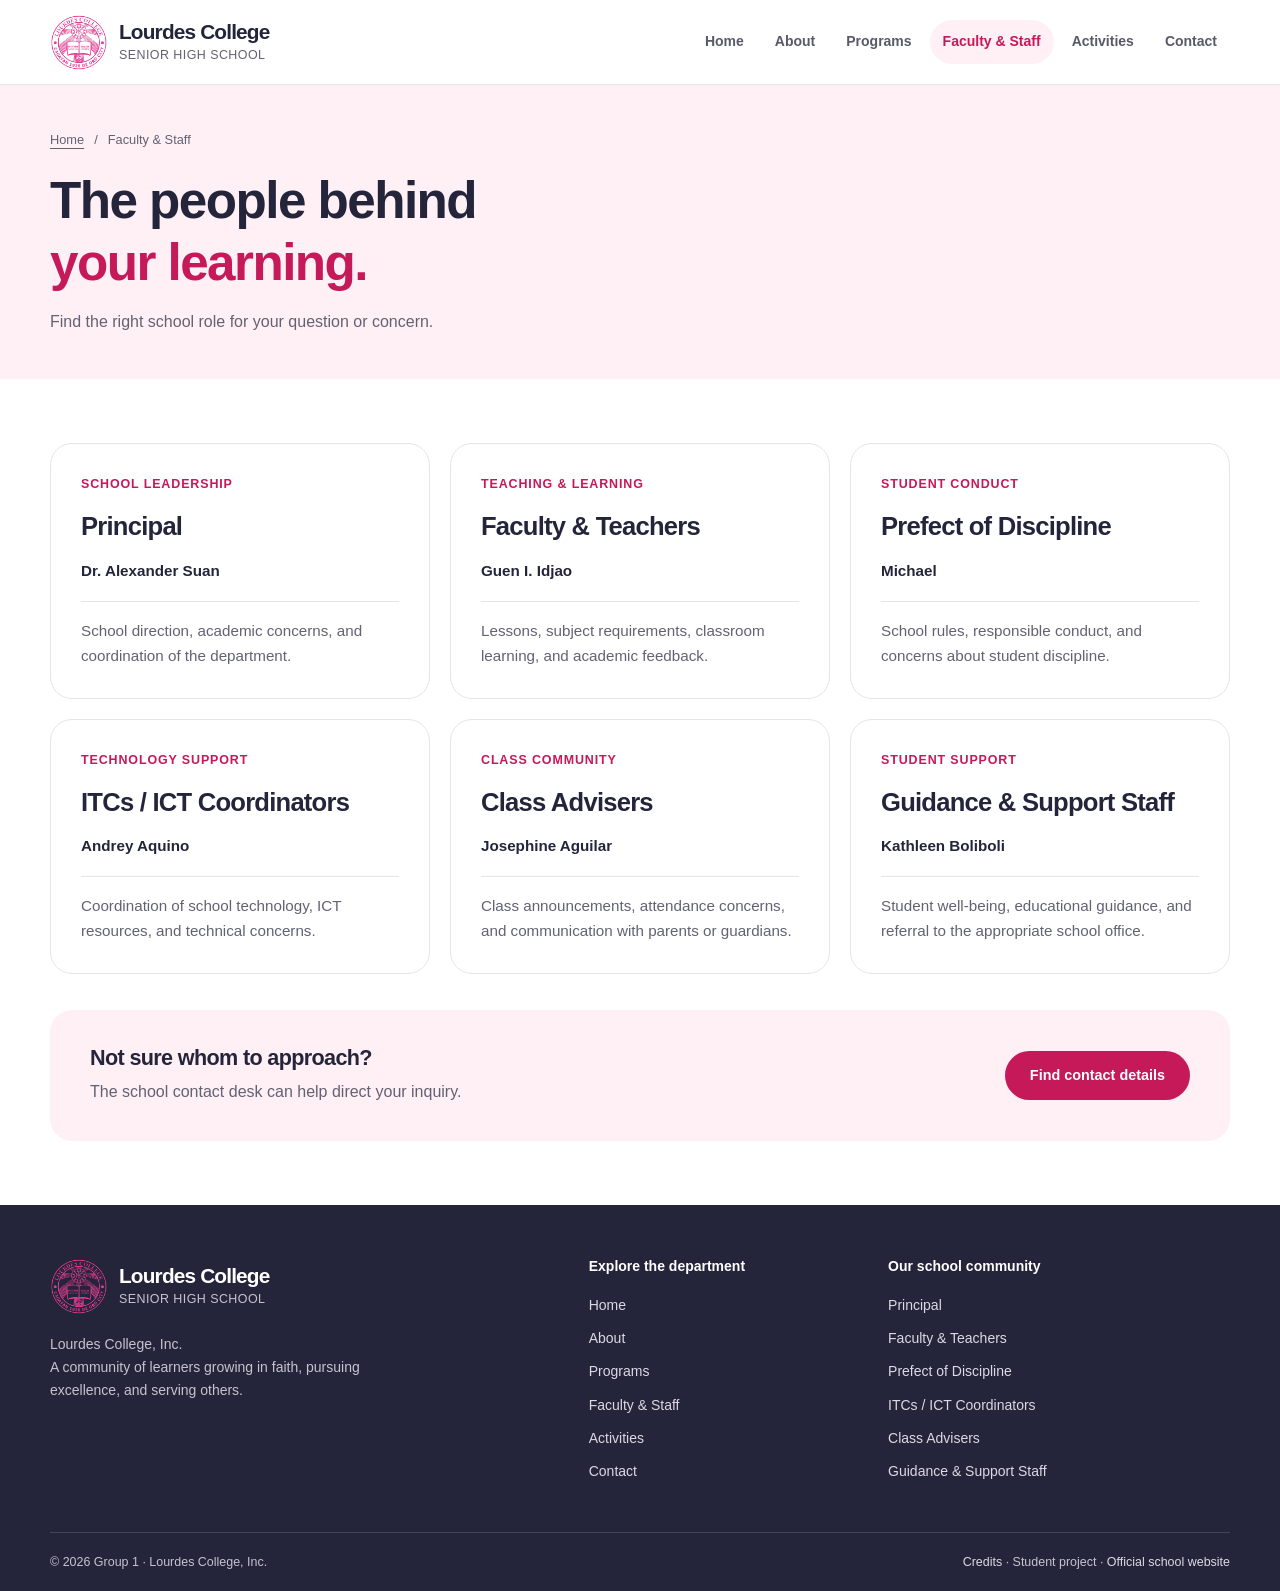
<file: faculty.html>
<!DOCTYPE html>
<html lang="en">
  <head>
    <meta charset="UTF-8">
    <meta name="viewport" content="width=device-width, initial-scale=1.0">
    <title>Faculty &amp; Staff | Lourdes College Senior High School</title>
    <meta name="description" content="A school office guide for Lourdes College Senior High School: principal, teachers, advisers, discipline, ICT, and student support.">
    <meta name="theme-color" content="#c61959">
    <link rel="icon" type="image/png" href="school-logo.png">
    <link rel="stylesheet" href="style.css">
    <script src="script.js"></script>
  </head>
  <body>
    <a class="skip-link" href="#main">Skip to content</a>
    <header class="site-header">
      <div class="container header-inner">
        <a class="brand" href="index.html" aria-label="Lourdes College Senior High School home">
          <img src="school-logo.png" width="57" height="57" alt="Lourdes College seal">
          <span><strong>Lourdes College</strong><small>SENIOR HIGH SCHOOL</small></span>
        </a>
        <button class="menu-toggle" type="button" aria-expanded="false" aria-controls="main-navigation">Menu</button>
        <nav class="primary-nav" id="main-navigation" aria-label="Main navigation">
          <ul class="nav-list">
            <li><a href="index.html">Home</a></li>
            <li><a href="about.html">About</a></li>
            <li><a href="programs.html">Programs</a></li>
            <li><a href="faculty.html" aria-current="page">Faculty &amp; Staff</a></li>
            <li><a href="activities.html">Activities</a></li>
            <li><a href="contact.html">Contact</a></li>
          </ul>
        </nav>
      </div>
    </header>
    <main id="main">
      <section class="page-intro">
        <div class="container">
          <nav class="breadcrumb" aria-label="Breadcrumb">
            <a href="index.html">Home</a>
            <span aria-hidden="true">/</span>
            <span>Faculty &amp; Staff</span>
          </nav>
          <h1>The people behind<br><span>your learning.</span></h1>
          <p>Find the right school role for your question or concern.</p>
        </div>
      </section>
      <section class="section white">
        <div class="container">
          <div class="staff-grid">
            <article class="staff-card" id="principal">
              <span class="role">School leadership</span>
              <h2>Principal</h2>
              <p class="staff-name">Dr. Alexander Suan</p>
              <p>School direction, academic concerns, and coordination of the department.</p>
            </article>
            <article class="staff-card" id="faculty">
              <span class="role">Teaching &amp; learning</span>
              <h2>Faculty &amp; Teachers</h2>
              <p class="staff-name">Guen I. Idjao</p>
              <p>Lessons, subject requirements, classroom learning, and academic feedback.</p>
            </article>
            <article class="staff-card" id="prefect">
              <span class="role">Student conduct</span>
              <h2>Prefect of Discipline</h2>
              <p class="staff-name">Michael</p>
              <p>School rules, responsible conduct, and concerns about student discipline.</p>
            </article>
            <article class="staff-card" id="itcs">
              <span class="role">Technology support</span>
              <h2>ITCs / ICT Coordinators</h2>
              <p class="staff-name">Andrey Aquino</p>
              <p>Coordination of school technology, ICT resources, and technical concerns.</p>
            </article>
            <article class="staff-card" id="advisers">
              <span class="role">Class community</span>
              <h2>Class Advisers</h2>
              <p class="staff-name">Josephine Aguilar</p>
              <p>Class announcements, attendance concerns, and communication with parents or guardians.</p>
            </article>
            <article class="staff-card" id="support">
              <span class="role">Student support</span>
              <h2>Guidance &amp; Support Staff</h2>
              <p class="staff-name">Kathleen Boliboli</p>
              <p>Student well-being, educational guidance, and referral to the appropriate school office.</p>
            </article>
          </div>
          <div class="band">
            <div>
              <h3>Not sure whom to approach?</h3>
              <p>The school contact desk can help direct your inquiry.</p>
            </div>
            <a class="button" href="contact.html">Find contact details</a>
          </div>
        </div>
      </section>
    </main>
    <footer class="site-footer">
      <div class="container">
        <div class="footer-grid">
          <div class="footer-brand">
            <a class="brand" href="index.html" aria-label="Lourdes College Senior High School home">
              <img src="school-logo.png" width="57" height="57" alt="Lourdes College seal">
              <span><strong>Lourdes College</strong><small>SENIOR HIGH SCHOOL</small></span>
            </a>
            <p>Lourdes College, Inc.<br>A community of learners growing in faith, pursuing excellence, and serving others.</p>
          </div>
          <div>
            <h2>Explore the department</h2>
            <ul>
              <li><a href="index.html">Home</a></li>
              <li><a href="about.html">About</a></li>
              <li><a href="programs.html">Programs</a></li>
              <li><a href="faculty.html">Faculty &amp; Staff</a></li>
              <li><a href="activities.html">Activities</a></li>
              <li><a href="contact.html">Contact</a></li>
            </ul>
          </div>
          <div>
            <h2>Our school community</h2>
            <ul>
              <li><a href="faculty.html#principal">Principal</a></li>
              <li><a href="faculty.html#faculty">Faculty &amp; Teachers</a></li>
              <li><a href="faculty.html#prefect">Prefect of Discipline</a></li>
              <li><a href="faculty.html#itcs">ITCs / ICT Coordinators</a></li>
              <li><a href="faculty.html#advisers">Class Advisers</a></li>
              <li><a href="faculty.html#support">Guidance &amp; Support Staff</a></li>
            </ul>
          </div>
        </div>
        <div class="footer-bottom">
          <span>© <span data-year>2026</span> Group 1 · Lourdes College, Inc.</span>
          <span><a href="CREDITS.txt">Credits</a> · Student project · <a href="https://lccdo.edu.ph/" target="_blank" rel="noopener noreferrer">Official school website</a></span>
        </div>
      </div>
    </footer>
  </body>
</html>
</file>
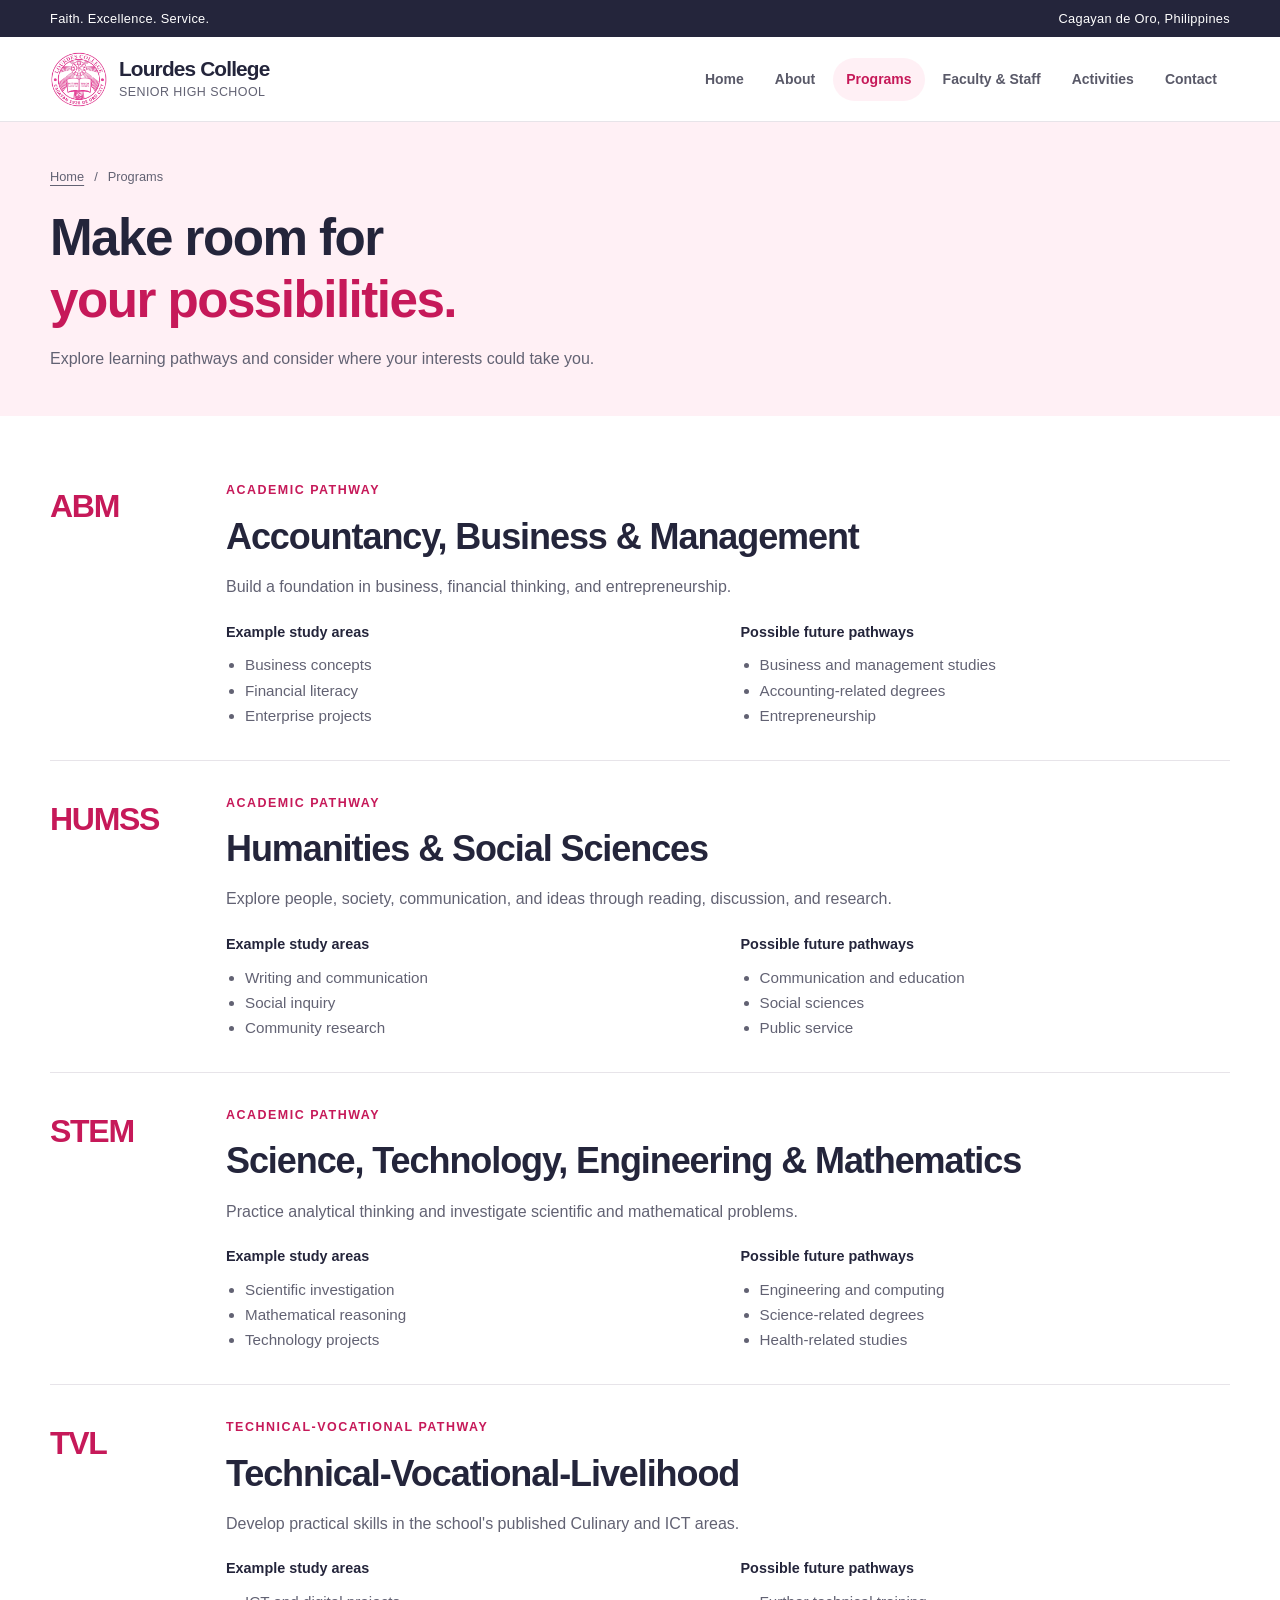
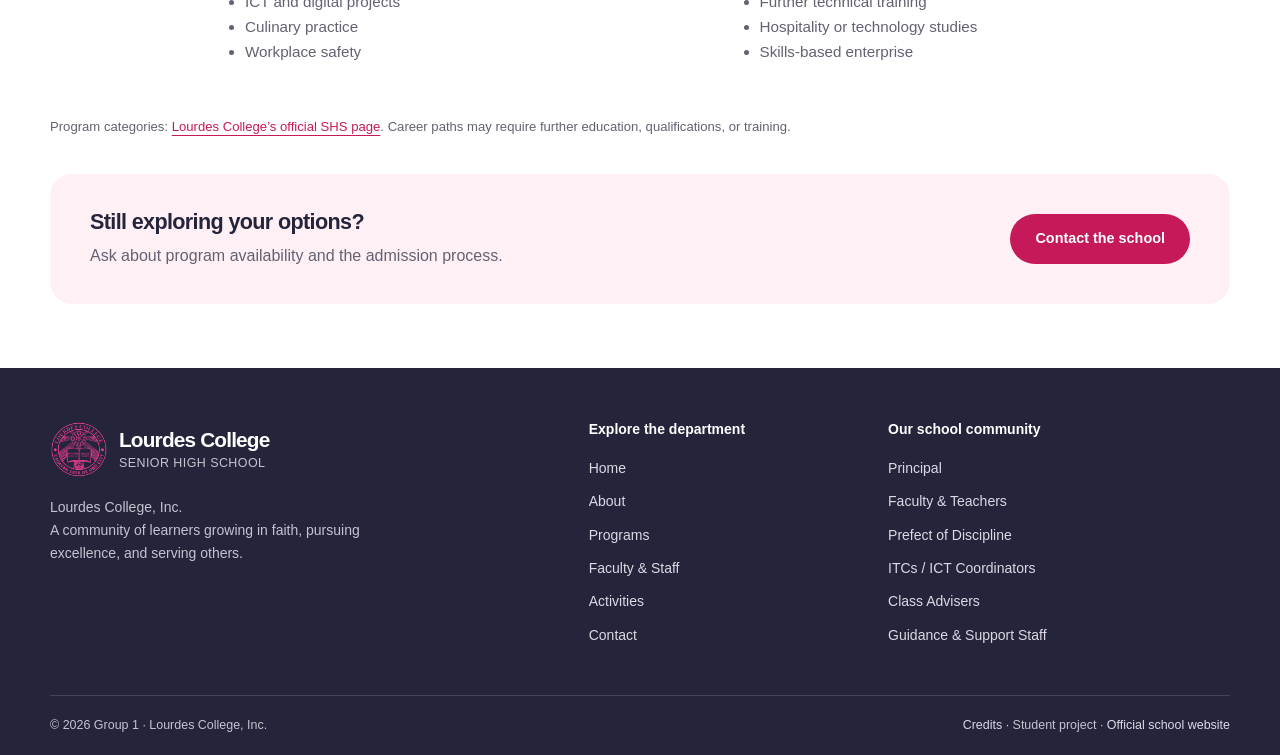
<file: programs.html>
<!DOCTYPE html>
<html lang="en">
  <head>
    <meta charset="UTF-8">
    <meta name="viewport" content="width=device-width, initial-scale=1.0">
    <title>Programs | Lourdes College Senior High School</title>
    <meta name="description" content="Explore the published Senior High School program categories at Lourdes College, with illustrative study areas and future pathways.">
    <meta name="theme-color" content="#c61959">
    <link rel="icon" type="image/png" href="school-logo.png">
    <link rel="stylesheet" href="style.css">
    <script src="script.js"></script>
  </head>
  <body>
    <a class="skip-link" href="#main">Skip to content</a>
    <div class="topbar">
      <div class="container">
        <span>Faith. Excellence. Service.</span>
        <span class="top-location">Cagayan de Oro, Philippines</span>
      </div>
    </div>
    <header class="site-header">
      <div class="container header-inner">
        <a class="brand" href="index.html" aria-label="Lourdes College Senior High School home">
          <img src="school-logo.png" width="57" height="57" alt="Lourdes College seal">
          <span><strong>Lourdes College</strong><small>SENIOR HIGH SCHOOL</small></span>
        </a>
        <button class="menu-toggle" type="button" aria-expanded="false" aria-controls="main-navigation">Menu</button>
        <nav class="primary-nav" id="main-navigation" aria-label="Main navigation">
          <ul class="nav-list">
            <li><a href="index.html">Home</a></li>
            <li><a href="about.html">About</a></li>
            <li><a href="programs.html" aria-current="page">Programs</a></li>
            <li><a href="faculty.html">Faculty &amp; Staff</a></li>
            <li><a href="activities.html">Activities</a></li>
            <li><a href="contact.html">Contact</a></li>
          </ul>
        </nav>
      </div>
    </header>
    <main id="main">
      <section class="page-intro">
        <div class="container">
          <nav class="breadcrumb" aria-label="Breadcrumb">
            <a href="index.html">Home</a>
            <span aria-hidden="true">/</span>
            <span>Programs</span>
          </nav>
          <h1>Make room for<br><span>your possibilities.</span></h1>
          <p>Explore learning pathways and consider where your interests could take you.</p>
        </div>
      </section>
      <section class="section white">
        <div class="container">
          <article class="program" id="abm">
            <div class="program-tag">
              ABM
            </div>
            <div>
              <span class="eyebrow">Academic pathway</span>
              <h2>Accountancy, Business &amp; Management</h2>
              <p class="muted">Build a foundation in business, financial thinking, and entrepreneurship.</p>
              <div class="details-grid">
                <div>
                  <h4>Example study areas</h4>
                  <ul>
                    <li>Business concepts</li>
                    <li>Financial literacy</li>
                    <li>Enterprise projects</li>
                  </ul>
                </div>
                <div>
                  <h4>Possible future pathways</h4>
                  <ul>
                    <li>Business and management studies</li>
                    <li>Accounting-related degrees</li>
                    <li>Entrepreneurship</li>
                  </ul>
                </div>
              </div>
            </div>
          </article>
          <article class="program" id="humss">
            <div class="program-tag">
              HUMSS
            </div>
            <div>
              <span class="eyebrow">Academic pathway</span>
              <h2>Humanities &amp; Social Sciences</h2>
              <p class="muted">Explore people, society, communication, and ideas through reading, discussion, and research.</p>
              <div class="details-grid">
                <div>
                  <h4>Example study areas</h4>
                  <ul>
                    <li>Writing and communication</li>
                    <li>Social inquiry</li>
                    <li>Community research</li>
                  </ul>
                </div>
                <div>
                  <h4>Possible future pathways</h4>
                  <ul>
                    <li>Communication and education</li>
                    <li>Social sciences</li>
                    <li>Public service</li>
                  </ul>
                </div>
              </div>
            </div>
          </article>
          <article class="program" id="stem">
            <div class="program-tag">
              STEM
            </div>
            <div>
              <span class="eyebrow">Academic pathway</span>
              <h2>Science, Technology, Engineering &amp; Mathematics</h2>
              <p class="muted">Practice analytical thinking and investigate scientific and mathematical problems.</p>
              <div class="details-grid">
                <div>
                  <h4>Example study areas</h4>
                  <ul>
                    <li>Scientific investigation</li>
                    <li>Mathematical reasoning</li>
                    <li>Technology projects</li>
                  </ul>
                </div>
                <div>
                  <h4>Possible future pathways</h4>
                  <ul>
                    <li>Engineering and computing</li>
                    <li>Science-related degrees</li>
                    <li>Health-related studies</li>
                  </ul>
                </div>
              </div>
            </div>
          </article>
          <article class="program" id="tvl">
            <div class="program-tag">
              TVL
            </div>
            <div>
              <span class="eyebrow">Technical-vocational pathway</span>
              <h2>Technical-Vocational-Livelihood</h2>
              <p class="muted">Develop practical skills in the school's published Culinary and ICT areas.</p>
              <div class="details-grid">
                <div>
                  <h4>Example study areas</h4>
                  <ul>
                    <li>ICT and digital projects</li>
                    <li>Culinary practice</li>
                    <li>Workplace safety</li>
                  </ul>
                </div>
                <div>
                  <h4>Possible future pathways</h4>
                  <ul>
                    <li>Further technical training</li>
                    <li>Hospitality or technology studies</li>
                    <li>Skills-based enterprise</li>
                  </ul>
                </div>
              </div>
            </div>
          </article>
          <p class="source-note">Program categories: <a href="https://lccdo.edu.ph/senior-high-school/" target="_blank" rel="noopener noreferrer">Lourdes College’s official SHS page</a>. Career paths may require further education, qualifications, or training.</p>
          <div class="band">
            <div>
              <h3>Still exploring your options?</h3>
              <p>Ask about program availability and the admission process.</p>
            </div>
            <a class="button" href="contact.html">Contact the school</a>
          </div>
        </div>
      </section>
    </main>
    <footer class="site-footer">
      <div class="container">
        <div class="footer-grid">
          <div class="footer-brand">
            <a class="brand" href="index.html" aria-label="Lourdes College Senior High School home">
              <img src="school-logo.png" width="57" height="57" alt="Lourdes College seal">
              <span><strong>Lourdes College</strong><small>SENIOR HIGH SCHOOL</small></span>
            </a>
            <p>Lourdes College, Inc.<br>A community of learners growing in faith, pursuing excellence, and serving others.</p>
          </div>
          <div>
            <h2>Explore the department</h2>
            <ul>
              <li><a href="index.html">Home</a></li>
              <li><a href="about.html">About</a></li>
              <li><a href="programs.html">Programs</a></li>
              <li><a href="faculty.html">Faculty &amp; Staff</a></li>
              <li><a href="activities.html">Activities</a></li>
              <li><a href="contact.html">Contact</a></li>
            </ul>
          </div>
          <div>
            <h2>Our school community</h2>
            <ul>
              <li><a href="faculty.html#principal">Principal</a></li>
              <li><a href="faculty.html#faculty">Faculty &amp; Teachers</a></li>
              <li><a href="faculty.html#prefect">Prefect of Discipline</a></li>
              <li><a href="faculty.html#itcs">ITCs / ICT Coordinators</a></li>
              <li><a href="faculty.html#advisers">Class Advisers</a></li>
              <li><a href="faculty.html#support">Guidance &amp; Support Staff</a></li>
            </ul>
          </div>
        </div>
        <div class="footer-bottom">
          <span>© <span data-year>2026</span> Group 1 · Lourdes College, Inc.</span>
          <span><a href="CREDITS.txt">Credits</a> · Student project · <a href="https://lccdo.edu.ph/" target="_blank" rel="noopener noreferrer">Official school website</a></span>
        </div>
      </div>
    </footer>
  </body>
</html>
</file>
<file: style.css>
:root {
  --pink: #c61959;
  --pink-bright: #ec1e63;
  --pink-soft: #fff0f5;
  --navy: #24253b;
  --muted: #626273;
  --line: #e7e4e9;
  --white: #fff;
  --page: #fcfbfd;
  --radius: 22px;
}

* {
  box-sizing: border-box;
}

html {
  scroll-behavior: smooth;
  scroll-padding-top: 110px;
}

body {
  margin: 0;
  font-family: Arial, Helvetica, sans-serif;
  color: var(--navy);
  background: var(--page);
  font-size: 16px;
  line-height: 1.65;
}

body, h1, h2, h3, p, figure {
  margin-top: 0;
}

h1, h2, h3 {
  line-height: 1.2;
  letter-spacing: -.03em;
}

h1 {
  font-size: clamp(2rem, 4vw, 3.25rem);
  margin-bottom: 20px;
  font-weight: 800;
}

h2 {
  font-size: clamp(1.75rem, 3vw, 2.25rem);
  margin-bottom: 16px;
}

h3 {
  font-size: 1.35rem;
  margin-bottom: 12px;
}

p {
  margin-bottom: 16px;
}

a {
  color: var(--pink);
  text-underline-offset: 4px;
}

a:hover {
  text-decoration-thickness: 2px;
}

img {
  display: block;
  max-width: 100%;
}

figure {
  margin-inline: 0;
}

button, input {
  font: inherit;
}

button, a {
  -webkit-tap-highlight-color: transparent;
}

a:focus-visible, button:focus-visible, summary:focus-visible {
  outline: 3px solid var(--pink);
  outline-offset: 5px;
}

::selection {
  background: #f8c6d8;
  color: var(--navy);
}

.container {
  width: min(1180px, calc(100% - 64px));
  margin-inline: auto;
}

.skip-link {
  position: fixed;
  z-index: 10;
  top: -100px;
  left: 20px;
  padding: 12px 20px;
  background: white;
  border-radius: 10px;
}

.skip-link:focus {
  top: 10px;
}

.topbar {
  background: var(--navy);
  color: white;
  font-size: .8rem;
  letter-spacing: .025em;
}

.topbar .container {
  display: flex;
  align-items: center;
  justify-content: space-between;
  padding-block: 8px;
  gap: 16px;
}

.topbar a {
  color: white;
}

.site-header {
  position: sticky;
  top: 0;
  z-index: 5;
  background: rgba(255,255,255,.98);
  border-bottom: 1px solid var(--line);
}

.header-inner {
  display: flex;
  align-items: center;
  justify-content: space-between;
  min-height: 84px;
  gap: 24px;
}

.brand {
  display: flex;
  align-items: center;
  gap: 12px;
  color: var(--navy);
  text-decoration: none;
  flex-shrink: 0;
}

.brand img {
  width: 57px;
  height: 57px;
  object-fit: contain;
}

.brand strong {
  font-size: 1.3rem;
  letter-spacing: -.04em;
  display: block;
  line-height: 1.3;
}

.brand small {
  color: var(--muted);
  display: block;
  font-size: .78rem;
  letter-spacing: .035em;
}

.nav-list {
  display: flex;
  align-items: center;
  gap: 5px;
  padding: 0;
  margin: 0;
  list-style: none;
}

.nav-list a {
  display: block;
  padding: 10px 13px;
  border-radius: 25px;
  font-size: .875rem;
  font-weight: 700;
  color: #595968;
  text-decoration: none;
  white-space: nowrap;
}

.nav-list a:hover {
  background: #f7f5f8;
  color: var(--pink);
}

.nav-list a[aria-current="page"] {
  background: var(--pink-soft);
  color: var(--pink);
}

.menu-toggle {
  display: none;
  border: 1px solid var(--line);
  border-radius: 22px;
  padding: 7px 16px;
  background: white;
  color: var(--navy);
  cursor: pointer;
}

.hero {
  background: var(--pink-soft);
  padding: 48px 0 40px;
  overflow: hidden;
}

.hero-grid {
  display: grid;
  grid-template-columns: .97fr 1.03fr;
  gap: 48px;
  align-items: center;
}

.eyebrow {
  display: block;
  font-size: .78rem;
  font-weight: 700;
  letter-spacing: .12em;
  text-transform: uppercase;
  color: var(--pink);
  margin-bottom: 14px;
}

.hero h1 span, .page-intro h1 span {
  color: var(--pink);
}

.hero .lead {
  max-width: 480px;
  color: #595567;
  font-size: 1rem;
  line-height: 1.75;
  margin-bottom: 0;
}

.actions {
  display: flex;
  flex-wrap: wrap;
  gap: 12px;
  margin-top: 24px;
}

.button {
  display: inline-flex;
  justify-content: center;
  align-items: center;
  padding: 12px 24px;
  min-height: 48px;
  border: 1px solid transparent;
  border-radius: 28px;
  background: var(--pink);
  color: white;
  font-weight: 700;
  font-size: .9rem;
  text-decoration: none;
  transition: background .15s, transform .15s;
}

.button:hover {
  background: #a31349;
  transform: translateY(-2px);
}

.button.secondary {
  color: var(--navy);
  border-color: #d9cbd3;
  background: transparent;
}

.button.secondary:hover {
  background: white;
}

.hero-figure {
  margin: 0;
  position: relative;
  padding-bottom: 27px;
}

.hero > .photo-credit {
  margin-top: 24px;
}

.hero-photo {
  width: 100%;
  height: 360px;
  object-fit: cover;
  object-position: center;
  border-radius: 110px 24px 24px 24px;
}

.image-caption {
  position: absolute;
  left: -16px;
  bottom: 0;
  max-width: calc(100% - 10px);
  padding: 16px 20px;
  background: white;
  border: 1px solid #f3e4eb;
  border-radius: 16px;
  box-shadow: 0 12px 34px #3c133b0d;
  font-size: .875rem;
}

.image-caption strong {
  display: block;
  font-size: 1.02rem;
}

.image-caption span {
  color: var(--muted);
}

.values-strip {
  border-bottom: 1px solid var(--line);
  background: white;
}

.values-strip .container {
  display: grid;
  grid-template-columns: repeat(3, 1fr);
  padding-block: 25px;
}

.value-item {
  display: flex;
  align-items: center;
  justify-content: center;
  gap: 15px;
  border-right: 1px solid var(--line);
}

.value-item:last-child {
  border: 0;
}

.value-item small {
  color: var(--muted);
  display: block;
  line-height: 1.5;
  font-size: .875rem;
}

.value-number {
  color: var(--pink);
  font-size: 1rem;
  font-weight: 700;
}

.section {
  padding-block: 64px;
}

.section.white {
  background: white;
}

.section.pink {
  background: var(--pink-soft);
}

.section-heading {
  max-width: 640px;
  margin-bottom: 28px;
}

.split > .section-heading {
  margin-bottom: 0;
}

.section-heading .eyebrow {
  margin-bottom: 14px;
}

.section-heading p, .muted {
  color: var(--muted);
}

.split {
  display: grid;
  grid-template-columns: 1fr 1fr;
  gap: 48px;
  align-items: start;
}

.intro-copy {
  font-size: 1rem;
  color: var(--muted);
}

.inline-link {
  font-weight: 700;
}

.feature-links {
  display: grid;
  grid-template-columns: 1fr 1fr;
  gap: 16px;
  margin-top: 24px;
}

.feature-link {
  padding: 24px;
  border-radius: 16px;
  border: 1px solid var(--line);
  text-decoration: none;
  background: white;
  color: var(--navy);
}

.feature-link:hover {
  border-color: var(--pink);
}

.feature-link strong {
  display: block;
  margin-bottom: 7px;
}

.feature-link span {
  font-size: .9rem;
  color: var(--muted);
}

.purpose-grid {
  display: grid;
  grid-template-columns: 1.15fr .85fr;
  gap: 24px;
}

.purpose-card {
  padding: 32px;
  border-radius: var(--radius);
  border: 1px solid var(--line);
  background: white;
}

.purpose-card.dark {
  background: var(--navy);
  border-color: var(--navy);
  color: white;
}

.purpose-card.dark .eyebrow {
  color: #ff98bb;
}

.purpose-card.dark p {
  color: #dfdbe6;
}

.purpose-card p {
  color: var(--muted);
}

.purpose-card h2 {
  font-size: 1.75rem;
}

.purpose-card ul {
  padding-left: 1.25rem;
  margin: 16px 0 0;
  color: var(--muted);
}

.purpose-card li {
  padding-left: 2px;
  margin-bottom: 8px;
}

.purpose-card li:last-child {
  margin-bottom: 0;
}

.source-note {
  color: var(--muted);
  font-size: .82rem;
  margin: 20px 0 0;
}

.wide-photo {
  width: 100%;
  height: auto;
  aspect-ratio: 2.3;
  object-fit: cover;
  border-radius: var(--radius);
}

.campus-figure {
  max-width: 880px;
  margin: 0 auto;
}

.campus-figure .wide-photo {
  max-height: 330px;
}

.photo-credit {
  font-size: .8rem;
  color: var(--muted);
  line-height: 1.6;
  margin-block: 10px 0;
}

.page-intro {
  padding: 44px 0;
  background: var(--pink-soft);
}

.page-intro h1 {
  font-size: clamp(2rem, 4vw, 3.25rem);
  max-width: 830px;
  margin-bottom: 16px;
}

.page-intro p {
  max-width: 650px;
  color: var(--muted);
  margin-bottom: 0;
}

.breadcrumb {
  display: flex;
  gap: 10px;
  font-size: .8rem;
  margin-bottom: 20px;
  color: var(--muted);
}

.breadcrumb a {
  color: var(--muted);
}

.three-grid {
  display: grid;
  grid-template-columns: repeat(3, 1fr);
  gap: 24px;
}

.info-card {
  padding: 30px;
  border: 1px solid var(--line);
  border-radius: var(--radius);
  background: white;
}

.info-card p {
  color: var(--muted);
  margin-bottom: 0;
}

.info-card .number {
  display: block;
  color: var(--pink);
  font-weight: 700;
  font-size: .8rem;
  margin-bottom: 16px;
}

.values-card h3 {
  color: var(--pink);
}

.values-list {
  padding-left: 1.25rem;
  margin: 0;
  color: var(--muted);
}

.values-list li + li {
  margin-top: 8px;
}

.values-list li::marker {
  color: var(--pink);
}

.band {
  padding: 35px 40px;
  display: flex;
  align-items: center;
  justify-content: space-between;
  gap: 25px;
  border-radius: var(--radius);
  background: var(--pink-soft);
  margin-top: 36px;
}

.band h3 {
  margin-bottom: 8px;
}

.band p {
  margin-bottom: 0;
  color: var(--muted);
}

.band .button {
  flex-shrink: 0;
}

.program {
  padding: 32px 0;
  border-top: 1px solid var(--line);
  display: grid;
  grid-template-columns: 140px 1fr;
  gap: 36px;
}

.program:first-child {
  padding-top: 0;
  border: 0;
}

.program-tag {
  color: var(--pink);
  font-weight: 800;
  font-size: 2rem;
  letter-spacing: -.04em;
}

.program .details-grid {
  display: grid;
  grid-template-columns: 1fr 1fr;
  gap: 25px;
  margin-top: 20px;
}

.program h4 {
  margin: 0 0 8px;
  font-size: .9rem;
}

.program ul {
  margin: 0;
  padding-left: 19px;
  color: var(--muted);
  font-size: .95rem;
}

.notice {
  border-left: 3px solid var(--pink);
  padding: 16px 23px;
  background: var(--pink-soft);
  color: #65515c;
  font-size: .9rem;
  margin-bottom: 34px;
}

.staff-grid {
  display: grid;
  grid-template-columns: repeat(3, 1fr);
  gap: 20px;
}

.staff-card {
  border: 1px solid var(--line);
  background: white;
  padding: 30px;
  border-radius: var(--radius);
  scroll-margin-top: 115px;
}

.staff-card .role {
  color: var(--pink);
  font-size: .78rem;
  font-weight: 700;
  letter-spacing: .07em;
  text-transform: uppercase;
  display: block;
  margin-bottom: 16px;
}

.staff-card h2 {
  font-size: 1.6rem;
}

.staff-card .staff-name {
  padding-bottom: 18px;
  border-bottom: 1px solid var(--line);
  font-weight: 700;
  font-size: .95rem;
}

.staff-card p:last-child {
  color: var(--muted);
  margin: 0;
  font-size: .95rem;
}

.activities-heading {
  margin-top: 40px;
}

.activity {
  display: grid;
  grid-template-columns: 70px 1fr auto;
  align-items: start;
  gap: 26px;
  padding: 28px 0;
  border-top: 1px solid var(--line);
}

.activity:last-child {
  border-bottom: 1px solid var(--line);
}

.activity .number {
  color: var(--pink);
  font-size: 1.8rem;
  line-height: 1.2;
}

.activity p {
  margin-bottom: 0;
  color: var(--muted);
  max-width: 650px;
}

.activity .label {
  font-size: .8rem;
  border-radius: 18px;
  padding: 6px 13px;
  background: var(--pink-soft);
  color: var(--pink);
  white-space: nowrap;
}

.contact-details {
  display: grid;
  gap: 22px;
}

.contact-item {
  padding-bottom: 22px;
  border-bottom: 1px solid var(--line);
}

.contact-item h3 {
  font-size: 1.1rem;
  margin-bottom: 8px;
  letter-spacing: -.02em;
}

.contact-item p {
  color: var(--muted);
  margin-bottom: 0;
}

.contact-item a {
  overflow-wrap: anywhere;
}

.contact-panel {
  padding: 36px;
  border-radius: var(--radius);
  background: var(--navy);
  color: white;
}

.contact-panel .eyebrow {
  color: #ff98bb;
}

.contact-panel p {
  color: #dfdbe6;
}

.contact-panel a {
  color: #ffacc9;
}

.contact-panel .button {
  background: white;
  color: var(--navy);
}

.faq {
  margin-top: 38px;
}

.faq details {
  border-bottom: 1px solid var(--line);
  padding: 19px 0;
}

.faq summary {
  cursor: pointer;
  font-weight: 700;
  padding-right: 15px;
}

.faq details p {
  padding-top: 14px;
  color: var(--muted);
  margin-bottom: 0;
}

.site-footer {
  background: var(--navy);
  color: white;
  padding: 53px 0 0;
}

.footer-grid {
  display: grid;
  grid-template-columns: 1.4fr .7fr 1fr;
  gap: 60px;
  padding-bottom: 40px;
}

.site-footer .brand {
  color: white;
  margin-bottom: 18px;
}

.site-footer .brand small {
  color: #c6c3d0;
}

.site-footer p {
  font-size: .875rem;
  color: #c6c3d0;
  max-width: 360px;
}

.site-footer h2 {
  font-size: .875rem;
  margin-bottom: 17px;
  letter-spacing: 0;
}

.site-footer ul {
  padding: 0;
  margin: 0;
  list-style: none;
}

.site-footer li {
  margin-bottom: 7px;
}

.site-footer a {
  color: #dcd9e4;
  font-size: .875rem;
  text-decoration: none;
}

.site-footer a:hover {
  color: white;
  text-decoration: underline;
}

.footer-bottom {
  padding: 19px 0;
  border-top: 1px solid #ffffff24;
  display: flex;
  justify-content: space-between;
  flex-wrap: wrap;
  gap: 10px;
  color: #c6c3d0;
  font-size: .78rem;
}

.footer-bottom a {
  font-size: .78rem;
}

@media (max-width: 1050px) {
  .container {
    width: min(1180px, calc(100% - 40px));
  }

  .header-inner {
    gap: 12px;
  }

  .nav-list a {
    padding: 9px 10px;
    font-size: .8rem;
  }

  .brand strong {
    font-size: 1.15rem;
  }

  .brand img {
    width: 48px;
    height: 48px;
  }

  .hero-grid {
    gap: 35px;
  }

  .hero-photo {
    height: 340px;
  }

  .staff-grid {
    grid-template-columns: 1fr 1fr;
  }

}

@media (max-width: 820px) {
  .header-inner {
    flex-wrap: wrap;
    padding-block: 15px;
    min-height: 80px;
  }

  .js .menu-toggle {
    display: block;
  }

  .primary-nav {
    width: 100%;
  }

  .js .primary-nav {
    display: none;
  }

  .js .primary-nav.is-open {
    display: block;
  }

  .nav-list {
    flex-wrap: wrap;
    padding: 10px 0 3px;
    gap: 8px;
  }

  .nav-list a {
    font-size: .875rem;
  }

  .hero-grid, .split {
    grid-template-columns: 1fr;
    gap: 32px;
  }

  .hero {
    padding-block: 40px;
  }

  .hero h1 {
    max-width: 590px;
  }

  .hero .lead {
    max-width: 590px;
  }

  .hero-photo {
    height: 340px;
    border-top-left-radius: 80px;
  }

  .image-caption {
    left: 15px;
  }

  .purpose-grid {
    grid-template-columns: 1fr;
  }

  .three-grid {
    grid-template-columns: 1fr;
  }

  .value-item {
    display: block;
    text-align: center;
  }

  .value-number {
    display: none;
  }

  .value-item small {
    font-size: .8rem;
  }

  .footer-grid {
    grid-template-columns: 1.4fr 1fr;
    gap: 35px;
  }

  .footer-brand {
    grid-column: 1 / -1;
  }

  .section {
    padding-block: 48px;
  }

  .program {
    grid-template-columns: 100px 1fr;
    gap: 20px;
  }

  .band {
    align-items: flex-start;
    flex-direction: column;
  }

}

@media (max-width: 520px) {
  .container {
    width: calc(100% - 36px);
  }

  .topbar .container {
    justify-content: center;
    font-size: .75rem;
  }

  .topbar .top-location {
    display: none;
  }

  .brand strong {
    font-size: 1.15rem;
  }

  .brand small {
    font-size: .7rem;
  }

  .brand img {
    width: 43px;
    height: 43px;
  }

  .brand {
    gap: 9px;
  }

  h1, .page-intro h1 {
    font-size: 2rem;
  }

  .hero-photo {
    height: 280px;
    border-top-left-radius: 65px;
  }

  .image-caption {
    padding: 14px 18px;
  }

  .value-item strong {
    font-size: .9rem;
  }

  .value-item small {
    font-size: .75rem;
  }

  .feature-links, .staff-grid {
    grid-template-columns: 1fr;
  }

  .purpose-card, .info-card, .staff-card, .contact-panel {
    padding: 24px;
  }

  .program {
    grid-template-columns: 1fr;
    gap: 12px;
  }

  .program .details-grid {
    grid-template-columns: 1fr;
  }

  .activities-heading {
    margin-top: 40px;
  }

  .activity {
    grid-template-columns: 40px 1fr;
    gap: 15px;
  }

  .activity .label {
    grid-column: 2;
    justify-self: start;
  }

  .wide-photo {
    aspect-ratio: 1.4;
  }

  .campus-figure .wide-photo {
    max-height: 240px;
    aspect-ratio: 1.6;
  }

  .band {
    padding: 28px;
  }

  .footer-grid {
    grid-template-columns: 1fr;
    gap: 26px;
  }

  .footer-brand {
    grid-column: auto;
  }

  .footer-bottom {
    flex-direction: column;
  }

}

@media (prefers-reduced-motion: reduce) {
  html {
    scroll-behavior: auto;
  }

  *, *::before, *::after {
    transition: none !important;
  }

}
</file>
